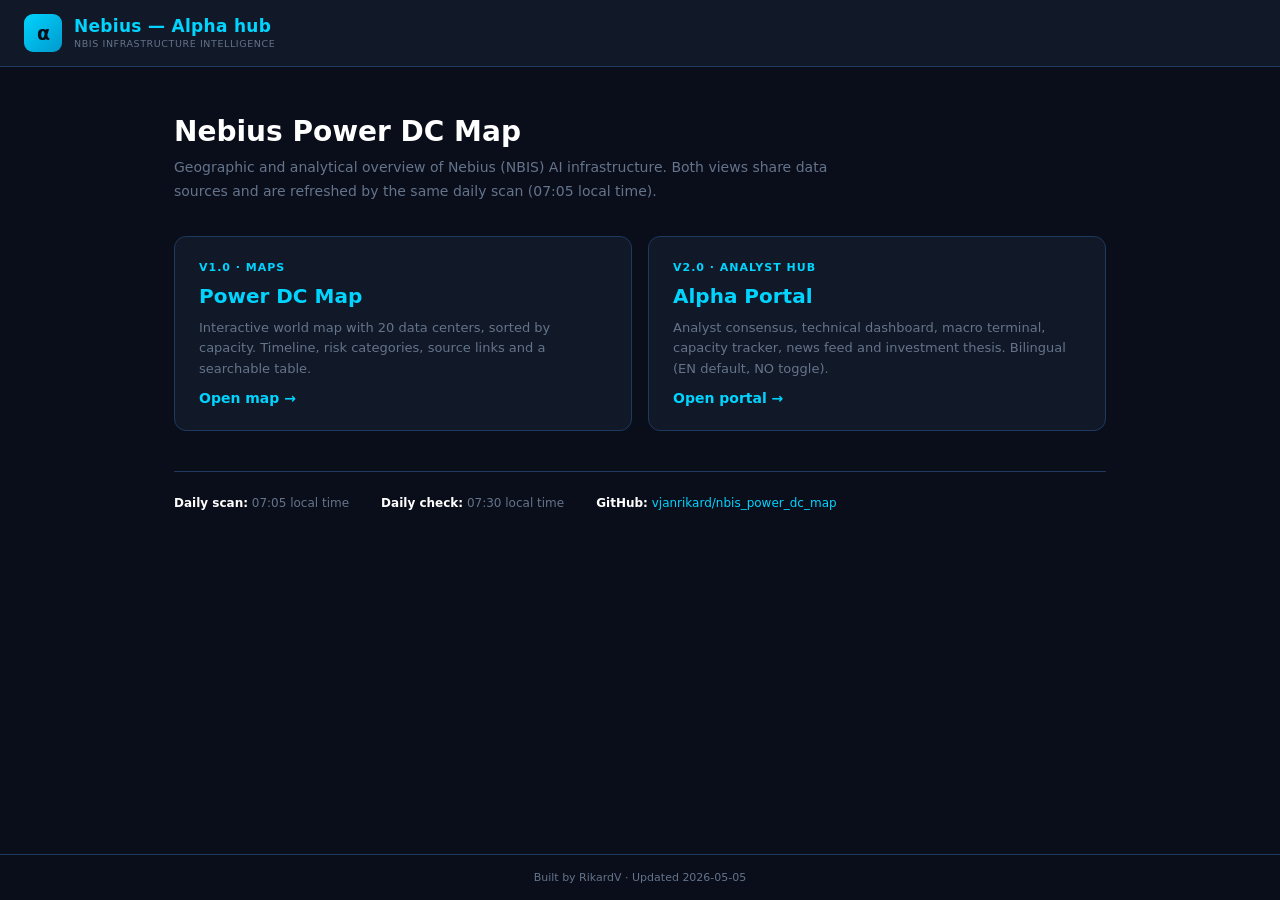
<file: index.html>
<!doctype html>
<html lang="en">
<head>
  <meta charset="utf-8" />
  <meta name="viewport" content="width=device-width, initial-scale=1" />
  <title>Nebius Power DC Map — Alpha hub</title>
  <style>
    :root {
      --bg: #0a0e1a;
      --surface: #111827;
      --surface2: #1a2235;
      --border: #1e3a5f;
      --teal: #00d4ff;
      --teal2: #0099cc;
      --teal-dim: rgba(0,212,255,0.12);
      --text: #ffffff;
      --muted: #64748b;
      --font: 'Segoe UI', system-ui, sans-serif;
    }
    * { box-sizing: border-box; margin: 0; padding: 0; }
    body {
      background: var(--bg);
      color: var(--text);
      font-family: var(--font);
      min-height: 100vh;
      display: flex;
      flex-direction: column;
    }
    header {
      background: var(--surface);
      border-bottom: 1px solid var(--border);
      padding: 14px 24px;
      display: flex;
      align-items: center;
      gap: 12px;
    }
    .logo-icon {
      width: 38px; height: 38px;
      background: linear-gradient(135deg, var(--teal), var(--teal2));
      border-radius: 9px;
      display: flex; align-items: center; justify-content: center;
      font-weight: 900; font-size: 19px; color: var(--bg); letter-spacing: -1px;
    }
    .logo-text { font-size: 17px; font-weight: 700; color: var(--teal); letter-spacing: 0.3px; line-height: 1.1; }
    .logo-sub  { font-size: 9.5px; color: var(--muted); letter-spacing: 0.6px; text-transform: uppercase; line-height: 1.2; margin-top: 2px; }

    main {
      flex: 1;
      max-width: 980px;
      margin: 0 auto;
      padding: 48px 24px;
      width: 100%;
    }
    h1 { font-size: 28px; font-weight: 700; margin-bottom: 8px; }
    .lede {
      font-size: 14px;
      color: var(--muted);
      margin-bottom: 32px;
      line-height: 1.7;
      max-width: 680px;
    }

    .card-grid {
      display: grid;
      grid-template-columns: 1fr 1fr;
      gap: 16px;
    }
    @media (max-width: 720px) { .card-grid { grid-template-columns: 1fr; } }

    .nav-card {
      background: var(--surface);
      border: 1px solid var(--border);
      border-radius: 12px;
      padding: 24px;
      text-decoration: none;
      color: var(--text);
      transition: border-color 0.2s, transform 0.2s;
      display: flex;
      flex-direction: column;
      gap: 10px;
    }
    .nav-card:hover {
      border-color: var(--teal);
      transform: translateY(-2px);
    }
    .nav-card-num {
      font-size: 11px;
      color: var(--teal);
      font-weight: 700;
      letter-spacing: 1px;
      text-transform: uppercase;
    }
    .nav-card-title { font-size: 20px; font-weight: 700; color: var(--teal); }
    .nav-card-desc  { font-size: 13px; color: var(--muted); line-height: 1.6; }
    .nav-card-arrow { margin-top: auto; color: var(--teal); font-size: 14px; font-weight: 600; }

    .meta-row {
      margin-top: 40px;
      padding-top: 24px;
      border-top: 1px solid var(--border);
      display: flex;
      gap: 32px;
      flex-wrap: wrap;
      font-size: 12px;
      color: var(--muted);
    }
    .meta-row strong { color: var(--text); font-weight: 600; }
    .meta-row a { color: var(--teal); text-decoration: none; }
    .meta-row a:hover { text-decoration: underline; }

    footer {
      padding: 16px 24px;
      border-top: 1px solid var(--border);
      text-align: center;
      font-size: 11px;
      color: var(--muted);
    }
  </style>
</head>
<body>

<header>
  <div class="logo-icon">α</div>
  <div>
    <div class="logo-text">Nebius — Alpha hub</div>
    <div class="logo-sub">NBIS infrastructure intelligence</div>
  </div>
</header>

<main>
  <h1>Nebius Power DC Map</h1>
  <p class="lede">
    Geographic and analytical overview of Nebius (NBIS) AI infrastructure. Both views
    share data sources and are refreshed by the same daily scan (07:05 local time).
  </p>

  <div class="card-grid">
    <a href="v1.0/" class="nav-card">
      <span class="nav-card-num">v1.0 &middot; Maps</span>
      <span class="nav-card-title">Power DC Map</span>
      <span class="nav-card-desc">
        Interactive world map with 20 data centers, sorted by capacity. Timeline,
        risk categories, source links and a searchable table.
      </span>
      <span class="nav-card-arrow">Open map &rarr;</span>
    </a>

    <a href="alpha/" class="nav-card">
      <span class="nav-card-num">v2.0 &middot; Analyst hub</span>
      <span class="nav-card-title">Alpha Portal</span>
      <span class="nav-card-desc">
        Analyst consensus, technical dashboard, macro terminal, capacity tracker, news feed
        and investment thesis. Bilingual (EN default, NO toggle).
      </span>
      <span class="nav-card-arrow">Open portal &rarr;</span>
    </a>
  </div>

  <div class="meta-row">
    <span><strong>Daily scan:</strong> 07:05 local time</span>
    <span><strong>Daily check:</strong> 07:30 local time</span>
    <span><strong>GitHub:</strong> <a href="https://github.com/vjanrikard/nbis_power_dc_map" target="_blank" rel="noopener">vjanrikard/nbis_power_dc_map</a></span>
  </div>
</main>

<footer>
  Built by RikardV &middot; Updated 2026-05-05
</footer>

</body>
</html>
</file>
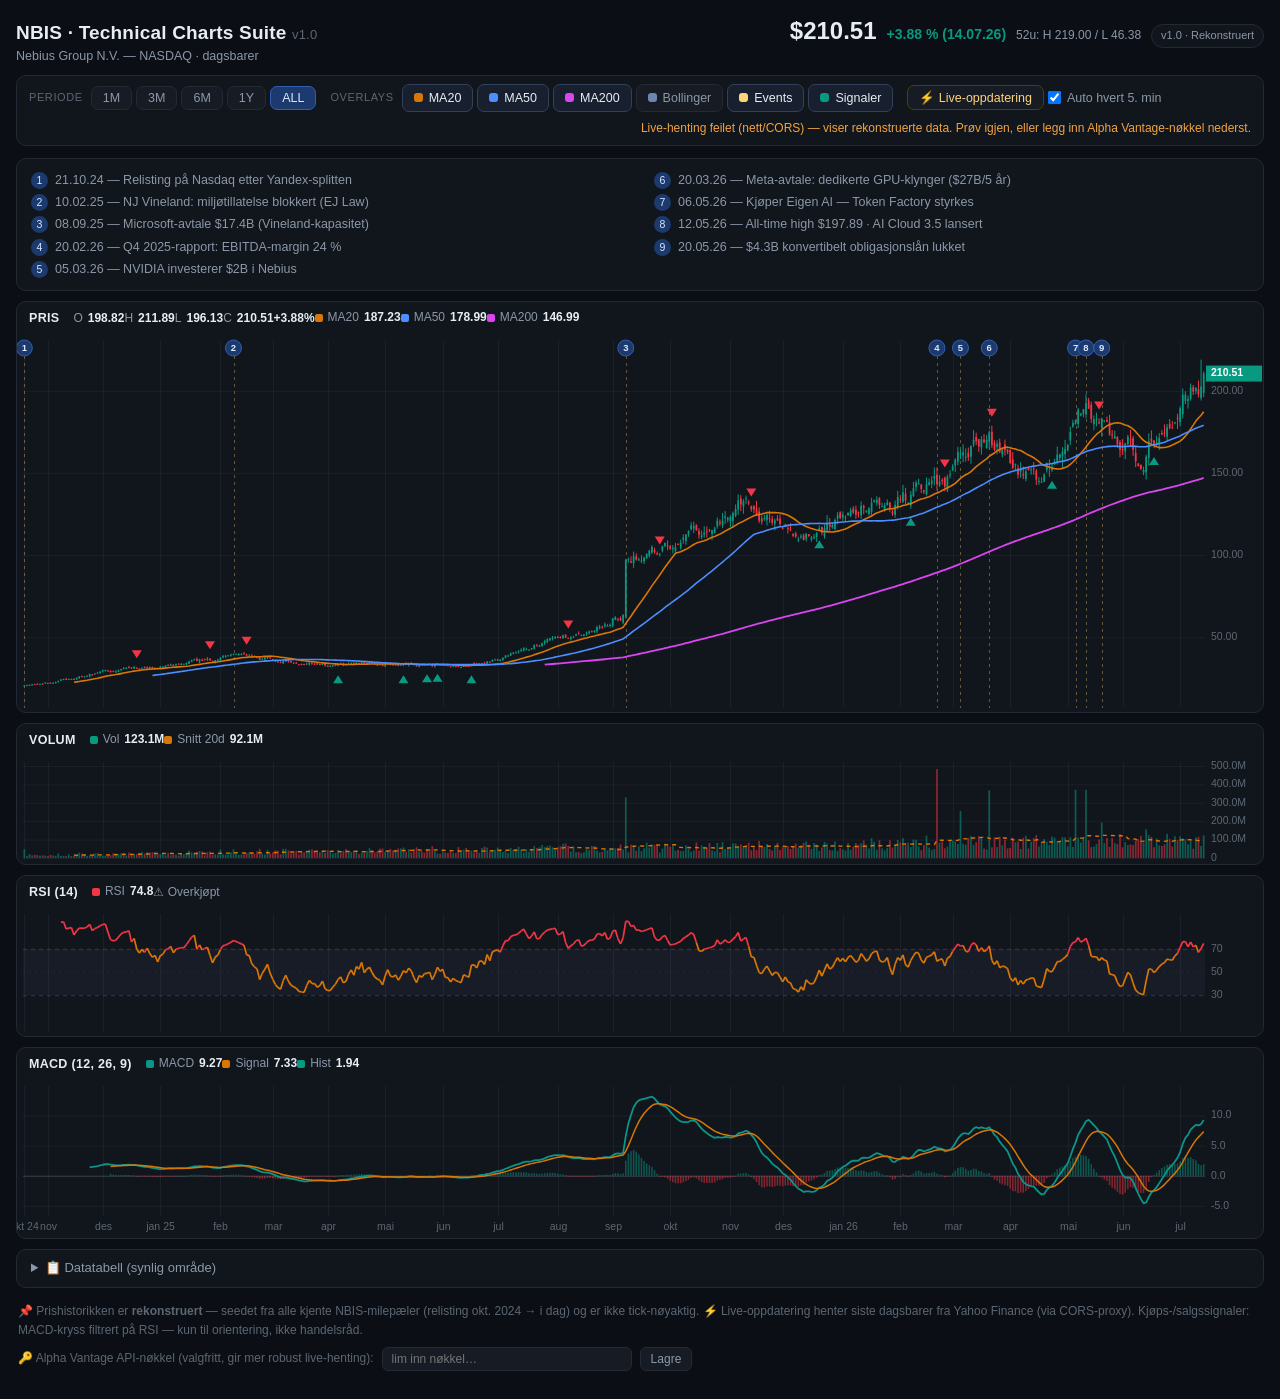
<file: alpha/charts/v1.0/index.html>
<!DOCTYPE html>
<html lang="no">
<head>
<meta charset="UTF-8">
<meta name="viewport" content="width=device-width, initial-scale=1.0">
<title>NBIS Technical Charts Suite v1.0</title>
<style>
  :root{
    --bg:#0b0e14; --panel:#11151c; --panel2:#161b24; --border:#232a36;
    --ink:#e6edf3; --ink2:#8b98a8; --ink3:#5c6773;
    --up:#089981; --dn:#f23645;
    --ma20:#d97706; --ma50:#4c8dff; --ma200:#d946ef; --teal:#0d9488;
    --accent:#4c8dff;
  }
  *{box-sizing:border-box;margin:0;padding:0}
  body{background:var(--bg);color:var(--ink);font:14px/1.45 -apple-system,"Segoe UI",Roboto,Helvetica,Arial,sans-serif;padding:14px 16px 24px}
  header{display:flex;flex-wrap:wrap;align-items:baseline;gap:10px 18px;margin-bottom:10px}
  h1{font-size:19px;font-weight:700;letter-spacing:.2px}
  h1 .v{color:var(--ink3);font-weight:400;font-size:13px}
  .sub{color:var(--ink2);font-size:12.5px}
  .quote{display:flex;align-items:baseline;gap:10px;margin-left:auto}
  #qPrice{font-size:24px;font-weight:700;font-variant-numeric:tabular-nums}
  #qChg{font-size:14px;font-weight:600;font-variant-numeric:tabular-nums}
  #qRange{font-size:12px;color:var(--ink2)}
  .badge{font-size:11px;padding:3px 9px;border-radius:20px;border:1px solid var(--border);color:var(--ink2);background:var(--panel)}
  .badge.live{color:#3ddc97;border-color:#1d5c46}
  .controls{display:flex;flex-wrap:wrap;gap:8px 14px;align-items:center;background:var(--panel);border:1px solid var(--border);border-radius:10px;padding:8px 12px;margin-bottom:12px}
  .grp{display:flex;gap:4px;align-items:center}
  .grp .lbl{font-size:11px;color:var(--ink3);margin-right:4px;text-transform:uppercase;letter-spacing:.6px}
  button.rng, label.tgl, #btnLive{background:var(--panel2);border:1px solid var(--border);color:var(--ink2);border-radius:7px;padding:4px 11px;font-size:12.5px;cursor:pointer;user-select:none}
  button.rng:hover, label.tgl:hover, #btnLive:hover{color:var(--ink);border-color:#33405a}
  button.rng.on{background:#1c3a6e;border-color:#2f5eb3;color:#dbe7ff}
  label.tgl{display:inline-flex;align-items:center;gap:6px}
  label.tgl input{display:none}
  label.tgl .dot{width:9px;height:9px;border-radius:3px;background:var(--ink3);flex:0 0 auto}
  label.tgl.on{color:var(--ink);border-color:#33405a;background:#182030}
  #btnLive{color:#ffd479;border-color:#4d3d14}
  #btnLive:disabled{opacity:.55;cursor:wait}
  label.auto{display:inline-flex;align-items:center;gap:6px;font-size:12.5px;color:var(--ink2);cursor:pointer}
  #status{font-size:12px;color:var(--ink3);margin-left:auto}
  #status.err{color:#f2a340}
  #status.ok{color:#3ddc97}
  .panel{background:var(--panel);border:1px solid var(--border);border-radius:10px;margin-bottom:10px;overflow:hidden}
  .phead{display:flex;flex-wrap:wrap;align-items:center;gap:4px 14px;padding:7px 12px 5px;font-size:12px}
  .ptitle{font-weight:700;color:var(--ink);font-size:12.5px;letter-spacing:.3px}
  .chip{display:inline-flex;align-items:center;gap:5px;color:var(--ink2);font-variant-numeric:tabular-nums;white-space:nowrap}
  .chip .sw{width:8px;height:8px;border-radius:2px;flex:0 0 auto}
  .chip b{color:var(--ink);font-weight:600}
  .cwrap{position:relative;width:100%}
  .cwrap canvas{position:absolute;inset:0;display:block;width:100%;height:100%}
  .cwrap canvas.ov{pointer-events:none}
  #eventLegend{display:none;background:var(--panel);border:1px solid var(--border);border-radius:10px;padding:10px 14px;margin-bottom:10px;font-size:12.5px;color:var(--ink2);columns:2;column-gap:28px}
  #eventLegend.show{display:block}
  #eventLegend div{break-inside:avoid;padding:2px 0}
  #eventLegend .no{display:inline-block;width:17px;height:17px;border-radius:50%;background:#1c3a6e;color:#dbe7ff;text-align:center;line-height:17px;font-size:10.5px;margin-right:7px}
  details{background:var(--panel);border:1px solid var(--border);border-radius:10px;margin-bottom:10px}
  summary{padding:9px 14px;cursor:pointer;color:var(--ink2);font-size:13px}
  .tscroll{overflow-x:auto;max-height:340px;overflow-y:auto}
  table{border-collapse:collapse;width:100%;font-size:12px;font-variant-numeric:tabular-nums}
  th,td{padding:4px 12px;text-align:right;white-space:nowrap;border-top:1px solid var(--border)}
  th{position:sticky;top:0;background:var(--panel2);color:var(--ink2);font-weight:600}
  td:first-child,th:first-child{text-align:left}
  .pos{color:var(--up)} .neg{color:var(--dn)}
  footer{color:var(--ink3);font-size:12px;line-height:1.6;padding:4px 2px}
  footer .keyrow{display:flex;flex-wrap:wrap;align-items:center;gap:8px;margin-top:6px}
  footer input{background:var(--panel2);border:1px solid var(--border);color:var(--ink);border-radius:6px;padding:4px 9px;font-size:12px;width:250px}
  footer button{background:var(--panel2);border:1px solid var(--border);color:var(--ink2);border-radius:6px;padding:4px 10px;font-size:12px;cursor:pointer}
  #tooltip{position:fixed;display:none;z-index:50;background:#0e1420f2;border:1px solid #2b3648;border-radius:8px;padding:8px 11px;font-size:12px;color:var(--ink2);pointer-events:none;font-variant-numeric:tabular-nums;box-shadow:0 6px 20px #0009;max-width:280px}
  #tooltip b{color:var(--ink)}
  #tooltip .ev{color:#ffd479;margin-top:4px;display:block}
</style>
</head>
<body>

<header>
  <div>
    <h1>NBIS · Technical Charts Suite <span class="v">v1.0</span></h1>
    <div class="sub">Nebius Group N.V. — NASDAQ · dagsbarer</div>
  </div>
  <div class="quote">
    <span id="qPrice">–</span>
    <span id="qChg">–</span>
    <span id="qRange">52u: –</span>
    <span class="badge" id="qSource">Rekonstruert</span>
  </div>
</header>

<div class="controls">
  <div class="grp" id="rangeGrp">
    <span class="lbl">Periode</span>
    <button class="rng" data-r="21">1M</button>
    <button class="rng" data-r="63">3M</button>
    <button class="rng" data-r="126">6M</button>
    <button class="rng" data-r="252">1Y</button>
    <button class="rng on" data-r="0">ALL</button>
  </div>
  <div class="grp" id="tglGrp">
    <span class="lbl">Overlays</span>
    <label class="tgl on" data-k="ma20"><span class="dot" style="background:var(--ma20)"></span>MA20<input type="checkbox" checked></label>
    <label class="tgl on" data-k="ma50"><span class="dot" style="background:var(--ma50)"></span>MA50<input type="checkbox" checked></label>
    <label class="tgl on" data-k="ma200"><span class="dot" style="background:var(--ma200)"></span>MA200<input type="checkbox" checked></label>
    <label class="tgl" data-k="bb"><span class="dot" style="background:#6c85b3"></span>Bollinger<input type="checkbox"></label>
    <label class="tgl on" data-k="events"><span class="dot" style="background:#ffd479"></span>Events<input type="checkbox" checked></label>
    <label class="tgl on" data-k="signals"><span class="dot" style="background:var(--up)"></span>Signaler<input type="checkbox" checked></label>
  </div>
  <div class="grp">
    <button id="btnLive">⚡ Live-oppdatering</button>
    <label class="auto"><input type="checkbox" id="autoRef" checked> Auto hvert 5. min</label>
  </div>
  <span id="status">Rekonstruerte data lastet.</span>
</div>

<div id="eventLegend"></div>

<main id="charts">
  <section class="panel">
    <div class="phead"><span class="ptitle">PRIS</span><span class="chips" id="chipsPrice"></span></div>
    <div class="cwrap" style="height:380px" data-p="price"><canvas class="base"></canvas><canvas class="ov"></canvas></div>
  </section>
  <section class="panel">
    <div class="phead"><span class="ptitle">VOLUM</span><span class="chips" id="chipsVol"></span></div>
    <div class="cwrap" style="height:110px" data-p="vol"><canvas class="base"></canvas><canvas class="ov"></canvas></div>
  </section>
  <section class="panel">
    <div class="phead"><span class="ptitle">RSI (14)</span><span class="chips" id="chipsRsi"></span></div>
    <div class="cwrap" style="height:130px" data-p="rsi"><canvas class="base"></canvas><canvas class="ov"></canvas></div>
  </section>
  <section class="panel">
    <div class="phead"><span class="ptitle">MACD (12, 26, 9)</span><span class="chips" id="chipsMacd"></span></div>
    <div class="cwrap" style="height:160px" data-p="macd"><canvas class="base"></canvas><canvas class="ov"></canvas></div>
  </section>
</main>

<details id="tableWrap">
  <summary>📋 Datatabell (synlig område)</summary>
  <div class="tscroll"><table id="dataTable"></table></div>
</details>

<footer>
  📌 Prishistorikken er <b>rekonstruert</b> — seedet fra alle kjente NBIS-milepæler (relisting okt. 2024 → i dag) og er ikke tick-nøyaktig.
  ⚡ Live-oppdatering henter siste dagsbarer fra Yahoo Finance (via CORS-proxy). Kjøps-/salgssignaler: MACD-kryss filtrert på RSI — kun til orientering, ikke handelsråd.
  <div class="keyrow">
    🔑 Alpha Vantage API-nøkkel (valgfritt, gir mer robust live-henting):
    <input id="avKey" type="password" placeholder="lim inn nøkkel…">
    <button id="avSave">Lagre</button><span id="avState"></span>
  </div>
</footer>

<div id="tooltip"></div>

<script>
'use strict';
/* ═══════════════ Konstanter og state ═══════════════ */
const COL={up:'#089981',dn:'#f23645',ma20:'#d97706',ma50:'#4c8dff',ma200:'#d946ef',
  bbLine:'rgba(108,133,179,.55)',bbFill:'rgba(76,141,255,.055)',teal:'#0d9488',sig:'#d97706',
  grid:'rgba(148,163,184,.08)',ax:'#8b98a8',ax2:'#5c6773',evLine:'rgba(255,212,121,.35)',
  rsiOb:'#f23645',rsiOs:'#089981',rsiMid:'#d97706'};
const MND=['jan','feb','mar','apr','mai','jun','jul','aug','sep','okt','nov','des'];
const UKE=['søn','man','tir','ons','tor','fre','lør'];
const PADL=6, AXW=58, PADT=8;

const state={bars:[],ind:null,events:[],range:0,src:'v1.0 · Rekonstruert',
  tgl:{ma20:true,ma50:true,ma200:true,bb:false,events:true,signals:true},hover:-1};

/* ═══════════════ Seeded PRNG ═══════════════ */
function mulberry32(a){return function(){a|=0;a=a+0x6D2B79F5|0;let t=Math.imul(a^a>>>15,1|a);
  t=t+Math.imul(t^t>>>7,61|t)^t;return((t^t>>>14)>>>0)/4294967296}}

/* ═══════════════ Rekonstruerte NBIS-data ═══════════════
   Ankerpunkter = reelle milepæler; banen mellom dem er en
   seedet random walk med NBIS-typisk volatilitet (3–6 %/dag). */
const EVENTS=[
  {d:'2024-10-21',t:'Relisting på Nasdaq etter Yandex-splitten'},
  {d:'2025-02-10',t:'NJ Vineland: miljøtillatelse blokkert (EJ Law)'},
  {d:'2025-09-08',t:'Microsoft-avtale $17.4B (Vineland-kapasitet)'},
  {d:'2026-02-20',t:'Q4 2025-rapport: EBITDA-margin 24 %'},
  {d:'2026-03-05',t:'NVIDIA investerer $2B i Nebius'},
  {d:'2026-03-20',t:'Meta-avtale: dedikerte GPU-klynger ($27B/5 år)'},
  {d:'2026-05-06',t:'Kjøper Eigen AI — Token Factory styrkes'},
  {d:'2026-05-12',t:'All-time high $197.89 · AI Cloud 3.5 lansert'},
  {d:'2026-05-20',t:'$4.3B konvertibelt obligasjonslån lukket'}];

function genData(){
  const A=[['2024-10-21',21],['2024-12-02',28.5],['2025-02-10',38],['2025-04-07',33.5],
    ['2025-06-16',33.1],['2025-09-05',64],['2025-09-08',98],['2025-11-10',132],
    ['2025-12-15',112],['2026-02-20',142],['2026-03-05',158],['2026-03-20',172],
    ['2026-04-15',149],['2026-05-12',195],['2026-06-10',158],['2026-06-25',185],['2026-07-14',210.5]]
    .map(([d,p])=>({t:new Date(d+'T12:00:00').getTime(),lp:Math.log(p)}));
  const rnd=mulberry32(1337), bars=[];
  const t0=new Date('2024-10-21T12:00:00'), t1=new Date('2026-07-14T12:00:00');
  let dev=0, prevC=null;
  for(let d=new Date(t0); d<=t1; d.setDate(d.getDate()+1)){
    const dow=d.getDay(); if(dow===0||dow===6) continue;
    const tm=d.getTime();
    let i=0; while(i<A.length-2 && A[i+1].t<tm) i++;
    const a=A[i], b=A[Math.min(i+1,A.length-1)];
    const f=b.t===a.t?0:Math.min(1,Math.max(0,(tm-a.t)/(b.t-a.t)));
    const base=a.lp+(b.lp-a.lp)*f;
    const inJump=tm>=new Date('2025-09-05').getTime()&&tm<=new Date('2025-09-16').getTime();
    const volD=inJump?0.06:(tm<new Date('2025-09-01').getTime()?0.035:0.045);
    dev=dev*0.85+(rnd()-0.5)*volD*1.6; dev=Math.max(-0.05,Math.min(0.05,dev));
    const c=Math.exp(base+dev);
    const o=prevC!==null?prevC*(1+(rnd()-0.5)*volD*0.9):c*0.985;
    const rg=c*volD*(0.5+rnd()*0.9);
    let h=Math.max(o,c)+rg*rnd()*0.7, l=Math.min(o,c)-rg*rnd()*0.7;
    const p=(tm-t0.getTime())/(t1.getTime()-t0.getTime());
    const isEv=EVENTS.some(e=>e.d===d.toISOString().slice(0,10));
    let v=(14+70*p)*1e6*(0.55+rnd()*0.9)*(1+6*Math.abs(c-o)/c);
    if(isEv) v*=2.6+rnd()*2;
    bars.push({d:new Date(d),o:r2(o),h:r2(h),l:r2(l),c:r2(c),v:Math.round(v)});
    prevC=c;
  }
  // Fest kjente ekstremer
  for(const bar of bars){
    const ds=bar.d.toISOString().slice(0,10);
    if(ds==='2026-05-12'){bar.h=Math.max(bar.h,197.89);}
    if(ds==='2026-07-13'){bar.h=Math.max(bar.h,219);}
    if(ds==='2025-06-16'){bar.l=Math.min(bar.l,32.88);}
  }
  const last=bars[bars.length-1]; last.c=210.51; last.h=Math.max(last.h,last.c); last.l=Math.min(last.l,last.c);
  return bars;
}
function r2(x){return Math.round(x*100)/100}

/* ═══════════════ Indikatorer ═══════════════ */
function sma(a,n){const o=new Array(a.length).fill(null);let s=0;
  for(let i=0;i<a.length;i++){s+=a[i];if(i>=n)s-=a[i-n];if(i>=n-1)o[i]=s/n}return o}
function emaArr(a,n){const o=new Array(a.length).fill(null);const k=2/(n+1);let e=null;
  for(let i=0;i<a.length;i++){e=e===null?a[i]:a[i]*k+e*(1-k);if(i>=n-1)o[i]=e}return o}
function computeInd(bars){
  const cl=bars.map(b=>b.c), vol=bars.map(b=>b.v), n=cl.length;
  const ma20=sma(cl,20), ma50=sma(cl,50), ma200=sma(cl,200), volAvg=sma(vol,20);
  const bbU=new Array(n).fill(null), bbL=new Array(n).fill(null);
  for(let i=19;i<n;i++){let s=0;for(let j=i-19;j<=i;j++){const d=cl[j]-ma20[i];s+=d*d}
    const sd=Math.sqrt(s/20); bbU[i]=ma20[i]+2*sd; bbL[i]=ma20[i]-2*sd}
  // RSI (Wilder)
  const rsi=new Array(n).fill(null); let g=0,ls=0;
  for(let i=1;i<n;i++){const ch=cl[i]-cl[i-1];
    if(i<=14){g+=Math.max(ch,0);ls+=Math.max(-ch,0);
      if(i===14){g/=14;ls/=14;rsi[i]=100-100/(1+(ls===0?100:g/ls))}}
    else{g=(g*13+Math.max(ch,0))/14;ls=(ls*13+Math.max(-ch,0))/14;
      rsi[i]=100-100/(1+(ls===0?100:g/ls))}}
  // MACD
  const e12=emaArr(cl,12), e26=emaArr(cl,26);
  const macd=cl.map((_,i)=>e26[i]===null?null:e12[i]-e26[i]);
  const mval=macd.map(x=>x===null?0:x);
  const sigRaw=emaArr(mval,9);
  const sig=macd.map((x,i)=>x===null||i<33?null:sigRaw[i]);
  const hist=macd.map((x,i)=>x===null||sig[i]===null?null:x-sig[i]);
  // Kjøps-/salgssignaler: MACD-kryss + RSI-filter
  const signals=[];
  for(let i=1;i<n;i++){
    if(macd[i-1]===null||sig[i-1]===null) continue;
    const xUp=macd[i-1]<=sig[i-1]&&macd[i]>sig[i], xDn=macd[i-1]>=sig[i-1]&&macd[i]<sig[i];
    if(xUp&&rsi[i]!==null&&rsi[i]<62) signals.push({i,side:'buy'});
    if(xDn&&rsi[i]!==null&&rsi[i]>55) signals.push({i,side:'sell'});
  }
  return {ma20,ma50,ma200,bbU,bbL,rsi,macd,sig,hist,volAvg,signals};
}

/* ═══════════════ Format ═══════════════ */
const fUSD=x=>x>=1000?x.toLocaleString('nb-NO',{maximumFractionDigits:0}):x.toFixed(2);
const fVol=x=>x>=1e9?(x/1e9).toFixed(2)+' mrd':x>=1e6?(x/1e6).toFixed(1)+'M':x>=1e3?(x/1e3).toFixed(0)+'k':''+x;
const fDate=d=>`${UKE[d.getDay()]} ${d.getDate()}. ${MND[d.getMonth()]} ${d.getFullYear()}`;
const fDateS=d=>`${String(d.getDate()).padStart(2,'0')}.${String(d.getMonth()+1).padStart(2,'0')}.${String(d.getFullYear()).slice(2)}`;

/* ═══════════════ Layout / skala ═══════════════ */
function niceTicks(min,max,cnt){const span=max-min;if(span<=0)return[min];
  let st=Math.pow(10,Math.floor(Math.log10(span/cnt)));const e=span/cnt/st;
  st*=e>=7.5?10:e>=3.5?5:e>=1.5?2:1;const t=[];
  for(let v=Math.ceil(min/st)*st;v<=max+1e-9;v+=st)t.push(v);return t}

const wraps={}, ctxs={}, ovs={};
document.querySelectorAll('.cwrap').forEach(w=>{wraps[w.dataset.p]=w});
function sizeAll(){
  for(const k in wraps){const w=wraps[k];const r=w.getBoundingClientRect();
    const dpr=window.devicePixelRatio||1;
    for(const cls of ['base','ov']){const cv=w.querySelector('canvas.'+cls);
      cv.width=Math.round(r.width*dpr);cv.height=Math.round(r.height*dpr);
      const ctx=cv.getContext('2d');ctx.setTransform(dpr,0,0,dpr,0,0);
      (cls==='base'?ctxs:ovs)[k]=ctx;}
    wraps[k]._w=r.width; wraps[k]._h=r.height;}
}

function visRange(){const n=state.bars.length;
  const s=state.range>0?Math.max(0,n-state.range):0;return{s,e:n}}
function xGeom(k){const w=wraps[k]._w;const {s,e}=visRange();const n=e-s;
  const plotW=w-PADL-AXW;return{plotW,n,s,x:i=>PADL+((i-s)+0.5)*plotW/n,bw:plotW/n}}

/* ═══════════════ Tegning ═══════════════ */
function drawAxisY(ctx,k,lo,hi,y,fmt){
  const w=wraps[k]._w,h=wraps[k]._h;
  ctx.font='10.5px -apple-system,Segoe UI,sans-serif';ctx.textAlign='left';ctx.textBaseline='middle';
  for(const t of niceTicks(lo,hi,4)){const yy=y(t);
    ctx.strokeStyle=COL.grid;ctx.lineWidth=1;ctx.beginPath();ctx.moveTo(PADL,yy+.5);ctx.lineTo(w-AXW,yy+.5);ctx.stroke();
    ctx.fillStyle=COL.ax2;ctx.fillText(fmt(t),w-AXW+6,yy)}
}
function xTicks(){const {s,e}=visRange();const bars=state.bars;const n=e-s;const out=[];
  let prevM=-1,prevD=-1;
  for(let i=s;i<e;i++){const d=bars[i].d;
    if(n>150){if(d.getMonth()!==prevM){out.push({i,lb:MND[d.getMonth()]+(d.getMonth()===0||out.length===0?' '+String(d.getFullYear()).slice(2):'')});prevM=d.getMonth()}}
    else if(n>45){if(d.getMonth()!==prevM){out.push({i,lb:MND[d.getMonth()]+' '+String(d.getFullYear()).slice(2)});prevM=d.getMonth()}
      else if(d.getDate()>=15&&prevD<15){out.push({i,lb:'15.'});}
      prevD=d.getDate()}
    else{if(d.getDay()===1){out.push({i,lb:d.getDate()+'. '+MND[d.getMonth()]})}}}
  return out}
function drawXGrid(ctx,k,ticks,g,labels){
  const h=wraps[k]._h;
  for(const t of ticks){const xx=Math.round(g.x(t.i))+.5;
    ctx.strokeStyle=COL.grid;ctx.beginPath();ctx.moveTo(xx,PADT);ctx.lineTo(xx,h-(labels?22:4));ctx.stroke();
    if(labels){ctx.fillStyle=COL.ax2;ctx.font='10.5px -apple-system,Segoe UI,sans-serif';
      ctx.textAlign='center';ctx.textBaseline='top';ctx.fillText(t.lb,xx,h-16)}}
}
function linePath(ctx,arr,g,y,s,e,color,width){
  ctx.strokeStyle=color;ctx.lineWidth=width;ctx.lineJoin='round';ctx.beginPath();let pen=false;
  for(let i=s;i<e;i++){const v=arr[i];if(v===null||v===undefined){pen=false;continue}
    const xx=g.x(i),yy=y(v);if(!pen){ctx.moveTo(xx,yy);pen=true}else ctx.lineTo(xx,yy)}
  ctx.stroke()}

function drawPrice(){
  const k='price',ctx=ctxs[k],w=wraps[k]._w,h=wraps[k]._h,g=xGeom(k),{s,e}=visRange();
  const b=state.bars,I=state.ind;
  ctx.clearRect(0,0,w,h);
  let lo=Infinity,hi=-Infinity;
  for(let i=s;i<e;i++){lo=Math.min(lo,b[i].l);hi=Math.max(hi,b[i].h)}
  if(state.tgl.bb)for(let i=s;i<e;i++){if(I.bbU[i]!==null){hi=Math.max(hi,I.bbU[i]);lo=Math.min(lo,I.bbL[i])}}
  const pad=(hi-lo)*0.06;lo-=pad;hi+=pad;
  const y=v=>PADT+(hi-v)/(hi-lo)*(h-PADT-6);
  const ticks=xTicks();
  drawAxisY(ctx,k,lo,hi,y,fUSD);drawXGrid(ctx,k,ticks,g,false);
  // Bollinger
  if(state.tgl.bb){ctx.fillStyle=COL.bbFill;ctx.beginPath();let pen=false;
    for(let i=s;i<e;i++){if(I.bbU[i]===null)continue;const xx=g.x(i);
      if(!pen){ctx.moveTo(xx,y(I.bbU[i]));pen=true}else ctx.lineTo(xx,y(I.bbU[i]))}
    for(let i=e-1;i>=s;i--){if(I.bbL[i]===null)continue;ctx.lineTo(g.x(i),y(I.bbL[i]))}
    ctx.closePath();ctx.fill();
    linePath(ctx,I.bbU,g,y,s,e,COL.bbLine,1);linePath(ctx,I.bbL,g,y,s,e,COL.bbLine,1)}
  // Event-linjer
  if(state.tgl.events){ctx.setLineDash([3,4]);
    for(const ev of state.events){if(ev.i<s||ev.i>=e)continue;const xx=Math.round(g.x(ev.i))+.5;
      ctx.strokeStyle=COL.evLine;ctx.lineWidth=1;ctx.beginPath();ctx.moveTo(xx,PADT+16);ctx.lineTo(xx,h-4);ctx.stroke()}
    ctx.setLineDash([]);
    for(const ev of state.events){if(ev.i<s||ev.i>=e)continue;const xx=g.x(ev.i);
      ctx.fillStyle='#1c3a6e';ctx.beginPath();ctx.arc(xx,PADT+8,8,0,7);ctx.fill();
      ctx.strokeStyle='#2f5eb3';ctx.lineWidth=1;ctx.stroke();
      ctx.fillStyle='#dbe7ff';ctx.font='bold 9.5px -apple-system,Segoe UI,sans-serif';
      ctx.textAlign='center';ctx.textBaseline='middle';ctx.fillText(''+ev.n,xx,PADT+8.5)}}
  // Candles
  const bw=Math.max(1,Math.min(14,g.bw*0.66));
  for(let i=s;i<e;i++){const bar=b[i],up=bar.c>=bar.o,cc=up?COL.up:COL.dn,xx=g.x(i);
    ctx.strokeStyle=cc;ctx.lineWidth=1;
    ctx.beginPath();ctx.moveTo(xx,y(bar.h));ctx.lineTo(xx,y(bar.l));ctx.stroke();
    const yo=y(bar.o),yc=y(bar.c);
    ctx.fillStyle=cc;ctx.fillRect(xx-bw/2,Math.min(yo,yc),bw,Math.max(1,Math.abs(yc-yo)))}
  // MAs
  if(state.tgl.ma20) linePath(ctx,I.ma20,g,y,s,e,COL.ma20,1.6);
  if(state.tgl.ma50) linePath(ctx,I.ma50,g,y,s,e,COL.ma50,1.6);
  if(state.tgl.ma200)linePath(ctx,I.ma200,g,y,s,e,COL.ma200,1.8);
  // Kjøp/salg-signaler
  if(state.tgl.signals){for(const sg of I.signals){if(sg.i<s||sg.i>=e)continue;
    const xx=g.x(sg.i);
    if(sg.side==='buy'){const yy=y(b[sg.i].l)+9;ctx.fillStyle=COL.up;
      ctx.beginPath();ctx.moveTo(xx,yy);ctx.lineTo(xx-5,yy+8);ctx.lineTo(xx+5,yy+8);ctx.closePath();ctx.fill()}
    else{const yy=y(b[sg.i].h)-9;ctx.fillStyle=COL.dn;
      ctx.beginPath();ctx.moveTo(xx,yy);ctx.lineTo(xx-5,yy-8);ctx.lineTo(xx+5,yy-8);ctx.closePath();ctx.fill()}}}
  // Sist pris-etikett
  const lc=b[e-1].c,ly=y(lc),lup=b[e-1].c>=b[e-1].o;
  ctx.fillStyle=lup?COL.up:COL.dn;ctx.fillRect(w-AXW+1,ly-8,AXW-2,16);
  ctx.fillStyle='#fff';ctx.font='bold 10.5px -apple-system,Segoe UI,sans-serif';
  ctx.textAlign='left';ctx.textBaseline='middle';ctx.fillText(fUSD(lc),w-AXW+6,ly);
  wraps[k]._y=y;wraps[k]._lo=lo;wraps[k]._hi=hi;
}
function drawVol(){
  const k='vol',ctx=ctxs[k],w=wraps[k]._w,h=wraps[k]._h,g=xGeom(k),{s,e}=visRange();
  const b=state.bars,I=state.ind;ctx.clearRect(0,0,w,h);
  let hi=0;for(let i=s;i<e;i++)hi=Math.max(hi,b[i].v);hi*=1.08;
  const y=v=>PADT+(hi-v)/hi*(h-PADT-6);
  drawAxisY(ctx,k,0,hi,y,fVol);drawXGrid(ctx,k,xTicks(),g,false);
  const bw=Math.max(1,Math.min(14,g.bw*0.66));
  for(let i=s;i<e;i++){const up=b[i].c>=b[i].o;
    ctx.fillStyle=up?'rgba(8,153,129,.55)':'rgba(242,54,69,.55)';
    ctx.fillRect(g.x(i)-bw/2,y(b[i].v),bw,h-6-y(b[i].v))}
  ctx.setLineDash([4,4]);linePath(ctx,I.volAvg,g,y,s,e,COL.ma20,1.4);ctx.setLineDash([]);
  wraps[k]._y=y;wraps[k]._lo=0;wraps[k]._hi=hi;
}
function drawRsi(){
  const k='rsi',ctx=ctxs[k],w=wraps[k]._w,h=wraps[k]._h,g=xGeom(k),{s,e}=visRange();
  const I=state.ind;ctx.clearRect(0,0,w,h);
  const y=v=>PADT+(100-v)/100*(h-PADT-6);
  drawXGrid(ctx,k,xTicks(),g,false);
  // 30–70-sone
  ctx.fillStyle='rgba(108,133,179,.07)';ctx.fillRect(PADL,y(70),w-PADL-AXW,y(30)-y(70));
  ctx.font='10.5px -apple-system,Segoe UI,sans-serif';ctx.textBaseline='middle';ctx.textAlign='left';
  for(const lv of [30,50,70]){const yy=y(lv);
    ctx.setLineDash(lv===50?[2,4]:[4,4]);
    ctx.strokeStyle=lv===70?'rgba(242,54,69,.4)':lv===30?'rgba(8,153,129,.4)':COL.grid;
    ctx.beginPath();ctx.moveTo(PADL,yy+.5);ctx.lineTo(w-AXW,yy+.5);ctx.stroke();
    ctx.fillStyle=COL.ax2;ctx.fillText(''+lv,w-AXW+6,yy)}
  ctx.setLineDash([]);
  // linje farget etter sone
  ctx.lineWidth=1.7;ctx.lineJoin='round';
  let px=null,py=null;
  for(let i=s;i<e;i++){const v=I.rsi[i];if(v===null){px=null;continue}
    const xx=g.x(i),yy=y(v);
    if(px!==null){ctx.strokeStyle=v>70?COL.rsiOb:v<30?COL.rsiOs:COL.rsiMid;
      ctx.beginPath();ctx.moveTo(px,py);ctx.lineTo(xx,yy);ctx.stroke()}
    px=xx;py=yy}
  wraps[k]._y=y;wraps[k]._lo=0;wraps[k]._hi=100;
}
function drawMacd(){
  const k='macd',ctx=ctxs[k],w=wraps[k]._w,h=wraps[k]._h,g=xGeom(k),{s,e}=visRange();
  const I=state.ind;ctx.clearRect(0,0,w,h);
  let lo=0,hi=0;
  for(let i=s;i<e;i++){for(const a of [I.macd,I.sig,I.hist]){const v=a[i];
    if(v!==null){lo=Math.min(lo,v);hi=Math.max(hi,v)}}}
  const pad=(hi-lo)*0.1||1;lo-=pad;hi+=pad;
  const y=v=>PADT+(hi-v)/(hi-lo)*(h-PADT-24);
  const ticks=xTicks();
  drawAxisY(ctx,k,lo,hi,y,v=>v.toFixed(1));drawXGrid(ctx,k,ticks,g,true);
  // nullinje
  ctx.strokeStyle='rgba(148,163,184,.25)';ctx.beginPath();ctx.moveTo(PADL,y(0)+.5);ctx.lineTo(w-AXW,y(0)+.5);ctx.stroke();
  const bw=Math.max(1,Math.min(12,g.bw*0.6));
  for(let i=s;i<e;i++){const v=I.hist[i];if(v===null)continue;
    ctx.fillStyle=v>=0?'rgba(8,153,129,.5)':'rgba(242,54,69,.5)';
    const yy=y(Math.max(v,0)),hh=Math.abs(y(v)-y(0));
    ctx.fillRect(g.x(i)-bw/2,v>=0?y(v):y(0),bw,Math.max(1,hh))}
  linePath(ctx,I.macd,g,y,s,e,COL.teal,1.8);
  linePath(ctx,I.sig,g,y,s,e,COL.sig,1.5);
  wraps[k]._y=y;wraps[k]._lo=lo;wraps[k]._hi=hi;
}

/* ═══════════════ Chips / header / tabell ═══════════════ */
function chip(color,label,val,valCls){return `<span class="chip">${color?`<span class="sw" style="background:${color}"></span>`:''}${label} <b${valCls?` class="${valCls}"`:''}>${val}</b></span>`}
function updateReadout(i){
  const b=state.bars,I=state.ind;const{e}=visRange();
  if(i<0||i>=b.length)i=e-1;
  const bar=b[i],up=bar.c>=bar.o,cls=up?'pos':'neg';
  const pc=i>0?b[i-1].c:bar.o;const chg=(bar.c/pc-1)*100;
  document.getElementById('chipsPrice').innerHTML=
    chip(null,'O',fUSD(bar.o),cls)+chip(null,'H',fUSD(bar.h),cls)+chip(null,'L',fUSD(bar.l),cls)+
    chip(null,'C',fUSD(bar.c),cls)+chip(null,'',(chg>=0?'+':'')+chg.toFixed(2)+'%',cls)+
    (state.tgl.ma20?chip(COL.ma20,'MA20',I.ma20[i]!==null?fUSD(I.ma20[i]):'–'):'')+
    (state.tgl.ma50?chip(COL.ma50,'MA50',I.ma50[i]!==null?fUSD(I.ma50[i]):'–'):'')+
    (state.tgl.ma200?chip(COL.ma200,'MA200',I.ma200[i]!==null?fUSD(I.ma200[i]):'–'):'');
  document.getElementById('chipsVol').innerHTML=
    chip(up?COL.up:COL.dn,'Vol',fVol(bar.v))+chip(COL.ma20,'Snitt 20d',I.volAvg[i]!==null?fVol(I.volAvg[i]):'–');
  const rv=I.rsi[i];
  document.getElementById('chipsRsi').innerHTML=
    chip(rv===null?COL.ax2:rv>70?COL.rsiOb:rv<30?COL.rsiOs:COL.rsiMid,'RSI',rv===null?'–':rv.toFixed(1))+
    `<span class="chip">${rv===null?'':rv>70?'⚠ Overkjøpt':rv<30?'✓ Oversolgt':'Nøytral sone'}</span>`;
  document.getElementById('chipsMacd').innerHTML=
    chip(COL.teal,'MACD',I.macd[i]===null?'–':I.macd[i].toFixed(2))+
    chip(COL.sig,'Signal',I.sig[i]===null?'–':I.sig[i].toFixed(2))+
    chip(I.hist[i]===null?COL.ax2:I.hist[i]>=0?COL.up:COL.dn,'Hist',I.hist[i]===null?'–':I.hist[i].toFixed(2));
}
function updateHeader(){
  const b=state.bars,n=b.length;if(!n)return;
  const last=b[n-1],prev=b[n-2]||last;
  const chg=(last.c/prev.c-1)*100;
  let hi=0,lo=Infinity;const from=Math.max(0,n-252);
  for(let i=from;i<n;i++){hi=Math.max(hi,b[i].h);lo=Math.min(lo,b[i].l)}
  document.getElementById('qPrice').textContent='$'+fUSD(last.c);
  const qc=document.getElementById('qChg');
  qc.textContent=(chg>=0?'+':'')+chg.toFixed(2)+' % ('+fDateS(last.d)+')';
  qc.className=chg>=0?'pos':'neg';
  document.getElementById('qRange').textContent=`52u: H ${fUSD(hi)} / L ${fUSD(lo)}`;
  const qs=document.getElementById('qSource');
  qs.textContent=state.src;qs.className='badge'+(state.src.includes('live')?' live':'');
}
function renderTable(){
  const b=state.bars,I=state.ind,{s,e}=visRange();
  let html='<tr><th>Dato</th><th>Åpne</th><th>Høy</th><th>Lav</th><th>Slutt</th><th>±%</th><th>Volum</th><th>RSI</th><th>MACD</th></tr>';
  const rows=Math.min(60,e-s);
  for(let i=e-1;i>=e-rows;i--){const bar=b[i];const pc=i>0?b[i-1].c:bar.o;const ch=(bar.c/pc-1)*100;
    html+=`<tr><td>${fDateS(bar.d)}</td><td>${fUSD(bar.o)}</td><td>${fUSD(bar.h)}</td><td>${fUSD(bar.l)}</td>`+
      `<td>${fUSD(bar.c)}</td><td class="${ch>=0?'pos':'neg'}">${(ch>=0?'+':'')+ch.toFixed(2)}</td>`+
      `<td>${fVol(bar.v)}</td><td>${I.rsi[i]===null?'–':I.rsi[i].toFixed(1)}</td><td>${I.macd[i]===null?'–':I.macd[i].toFixed(2)}</td></tr>`}
  document.getElementById('dataTable').innerHTML=html;
}
function renderEventLegend(){
  const el=document.getElementById('eventLegend');
  el.className=state.tgl.events?'show':'';
  el.innerHTML=state.events.map(ev=>`<div><span class="no">${ev.n}</span>${fDateS(state.bars[ev.i].d)} — ${ev.t}</div>`).join('');
}

/* ═══════════════ Crosshair + tooltip ═══════════════ */
const tip=document.getElementById('tooltip');
function clearOv(){for(const k in ovs)ovs[k].clearRect(0,0,wraps[k]._w,wraps[k]._h)}
function onMove(ev,k){
  const w=wraps[k],r=w.getBoundingClientRect();
  const mx=ev.clientX-r.left,my=ev.clientY-r.top;
  const g=xGeom(k),{s,e}=visRange();
  let i=s+Math.floor((mx-PADL)/g.plotW*g.n);i=Math.max(s,Math.min(e-1,i));
  state.hover=i;clearOv();
  const xx=Math.round(g.x(i))+.5;
  for(const kk in ovs){const o=ovs[kk],hh=wraps[kk]._h;
    o.strokeStyle='rgba(180,195,215,.35)';o.setLineDash([3,3]);o.lineWidth=1;
    o.beginPath();o.moveTo(xx,PADT);o.lineTo(xx,hh-(kk==='macd'?24:4));o.stroke();o.setLineDash([])}
  // horisontal linje + verdi i akse på panelet man er over
  const o=ovs[k];
  o.strokeStyle='rgba(180,195,215,.35)';o.setLineDash([3,3]);
  o.beginPath();o.moveTo(PADL,my+.5);o.lineTo(w._w-AXW,my+.5);o.stroke();o.setLineDash([]);
  const val=w._hi-(my-PADT)/((w._h-PADT-(k==='macd'?24:6)))*(w._hi-w._lo);
  o.fillStyle='#2b3648';o.fillRect(w._w-AXW+1,my-8,AXW-2,16);
  o.fillStyle='#e6edf3';o.font='10.5px -apple-system,Segoe UI,sans-serif';o.textAlign='left';o.textBaseline='middle';
  o.fillText(k==='vol'?fVol(Math.max(0,val)):k==='rsi'?Math.max(0,Math.min(100,val)).toFixed(0):val.toFixed(2),w._w-AXW+6,my);
  updateReadout(i);
  // tooltip
  const b=state.bars[i],I=state.ind,pc=i>0?state.bars[i-1].c:b.o,ch=(b.c/pc-1)*100;
  const evHere=state.events.find(x=>x.i===i);
  tip.innerHTML=`<b>${fDate(b.d)}</b><br>`+
    `O <b>${fUSD(b.o)}</b> H <b>${fUSD(b.h)}</b> L <b>${fUSD(b.l)}</b> C <b class="${ch>=0?'pos':'neg'}">${fUSD(b.c)}</b> `+
    `<span class="${ch>=0?'pos':'neg'}">${(ch>=0?'+':'')+ch.toFixed(2)} %</span><br>`+
    `Vol <b>${fVol(b.v)}</b> · RSI <b>${I.rsi[i]===null?'–':I.rsi[i].toFixed(1)}</b> · MACD <b>${I.macd[i]===null?'–':I.macd[i].toFixed(2)}</b>`+
    (evHere?`<span class="ev">📌 ${evHere.t}</span>`:'');
  tip.style.display='block';
  const tw=tip.offsetWidth;
  tip.style.left=(ev.clientX+16+tw>window.innerWidth?ev.clientX-tw-14:ev.clientX+14)+'px';
  tip.style.top=Math.min(window.innerHeight-tip.offsetHeight-10,ev.clientY+12)+'px';
}
function onLeave(){state.hover=-1;clearOv();tip.style.display='none';updateReadout(-1)}
for(const k in wraps){
  wraps[k].addEventListener('mousemove',e=>onMove(e,k));
  wraps[k].addEventListener('mouseleave',onLeave);
}

/* ═══════════════ Render alt ═══════════════ */
function recompute(){
  state.ind=computeInd(state.bars);
  state.events=EVENTS.map((e,ix)=>{
    const t=new Date(e.d+'T12:00:00').getTime();let best=-1;
    for(let i=0;i<state.bars.length;i++){if(state.bars[i].d.getTime()>=t-4e7){best=i;break}}
    return best<0?null:{i:best,n:ix+1,t:e.t}}).filter(Boolean);
}
function renderAll(){
  sizeAll();drawPrice();drawVol();drawRsi();drawMacd();
  updateReadout(-1);updateHeader();renderTable();renderEventLegend();
}

/* ═══════════════ Kontroller ═══════════════ */
document.getElementById('rangeGrp').addEventListener('click',e=>{
  const btn=e.target.closest('button.rng');if(!btn)return;
  document.querySelectorAll('button.rng').forEach(b=>b.classList.toggle('on',b===btn));
  state.range=+btn.dataset.r;renderAll()});
document.getElementById('tglGrp').addEventListener('click',e=>{
  const lb=e.target.closest('label.tgl');if(!lb)return;
  setTimeout(()=>{const k=lb.dataset.k;state.tgl[k]=lb.querySelector('input').checked;
    lb.classList.toggle('on',state.tgl[k]);renderAll()},0)});
let rsz;window.addEventListener('resize',()=>{clearTimeout(rsz);rsz=setTimeout(renderAll,120)});
// Re-render når panelet får/endrer størrelse (dekker også lasting i skjult fane)
new ResizeObserver(()=>{const w=wraps.price.getBoundingClientRect().width;
  if(w>0&&Math.abs(w-(wraps.price._w||0))>1){clearTimeout(rsz);rsz=setTimeout(renderAll,80)}})
  .observe(document.getElementById('charts'));

/* ═══════════════ Live-oppdatering ═══════════════ */
const statusEl=document.getElementById('status');
function setStatus(msg,cls){statusEl.textContent=msg;statusEl.className=cls||''}
function fetchT(url,ms){const c=new AbortController();const t=setTimeout(()=>c.abort(),ms);
  return fetch(url,{signal:c.signal}).finally(()=>clearTimeout(t))}

async function fetchYahoo(){
  const y='https://query1.finance.yahoo.com/v8/finance/chart/NBIS?range=2y&interval=1d';
  const routes=[u=>'https://api.allorigins.win/raw?url='+encodeURIComponent(u),
                u=>'https://corsproxy.io/?url='+encodeURIComponent(u), u=>u];
  for(const rt of routes){
    try{const res=await fetchT(rt(y),12000);if(!res.ok)continue;
      const j=await res.json();const r=j.chart&&j.chart.result&&j.chart.result[0];
      if(!r||!r.timestamp)continue;
      const q=r.indicators.quote[0],out=[];
      for(let i=0;i<r.timestamp.length;i++){
        if(q.close[i]==null||q.open[i]==null)continue;
        out.push({d:new Date(r.timestamp[i]*1000),o:r2(q.open[i]),h:r2(q.high[i]),
          l:r2(q.low[i]),c:r2(q.close[i]),v:q.volume[i]||0})}
      if(out.length>30)return{bars:out,src:'Yahoo Finance (live)'};
    }catch(_){/* prøv neste rute */}}
  return null;
}
async function fetchAlphaVantage(key){
  try{const res=await fetchT('https://www.alphavantage.co/query?function=TIME_SERIES_DAILY&symbol=NBIS&outputsize=full&apikey='+encodeURIComponent(key),15000);
    const j=await res.json();const ts=j['Time Series (Daily)'];if(!ts)return null;
    const out=Object.keys(ts).sort().map(d=>({d:new Date(d+'T16:00:00'),
      o:r2(+ts[d]['1. open']),h:r2(+ts[d]['2. high']),l:r2(+ts[d]['3. low']),
      c:r2(+ts[d]['4. close']),v:+ts[d]['5. volume']}));
    return out.length>30?{bars:out,src:'Alpha Vantage (live)'}:null;
  }catch(_){return null}
}
async function liveUpdate(silent){
  const btn=document.getElementById('btnLive');btn.disabled=true;
  if(!silent)setStatus('Henter live-data …');
  const key=localStorage.getItem('nbis_av_key');
  let got=null;
  if(key)got=await fetchAlphaVantage(key);
  if(!got)got=await fetchYahoo();
  btn.disabled=false;
  if(got){state.bars=got.bars;state.src='v1.0 · '+got.src;recompute();renderAll();
    setStatus('✓ Oppdatert '+new Date().toLocaleTimeString('nb-NO',{hour:'2-digit',minute:'2-digit'})+' — '+got.src,'ok')}
  else setStatus('Live-henting feilet (nett/CORS) — viser rekonstruerte data. Prøv igjen, eller legg inn Alpha Vantage-nøkkel nederst.','err');
}
document.getElementById('btnLive').addEventListener('click',()=>liveUpdate(false));
setInterval(()=>{if(document.getElementById('autoRef').checked&&!document.hidden)liveUpdate(true)},300000);

/* Alpha Vantage-nøkkel */
const avKey=document.getElementById('avKey'),avState=document.getElementById('avState');
if(localStorage.getItem('nbis_av_key')){avKey.value=localStorage.getItem('nbis_av_key');avState.textContent='✓ lagret'}
document.getElementById('avSave').addEventListener('click',()=>{
  if(avKey.value.trim()){localStorage.setItem('nbis_av_key',avKey.value.trim());avState.textContent='✓ lagret'}
  else{localStorage.removeItem('nbis_av_key');avState.textContent='fjernet'}});

/* ═══════════════ Init ═══════════════ */
state.bars=genData();recompute();renderAll();
liveUpdate(true);  // hent ekte kurs automatisk ved lasting
</script>
</body>
</html>
</file>
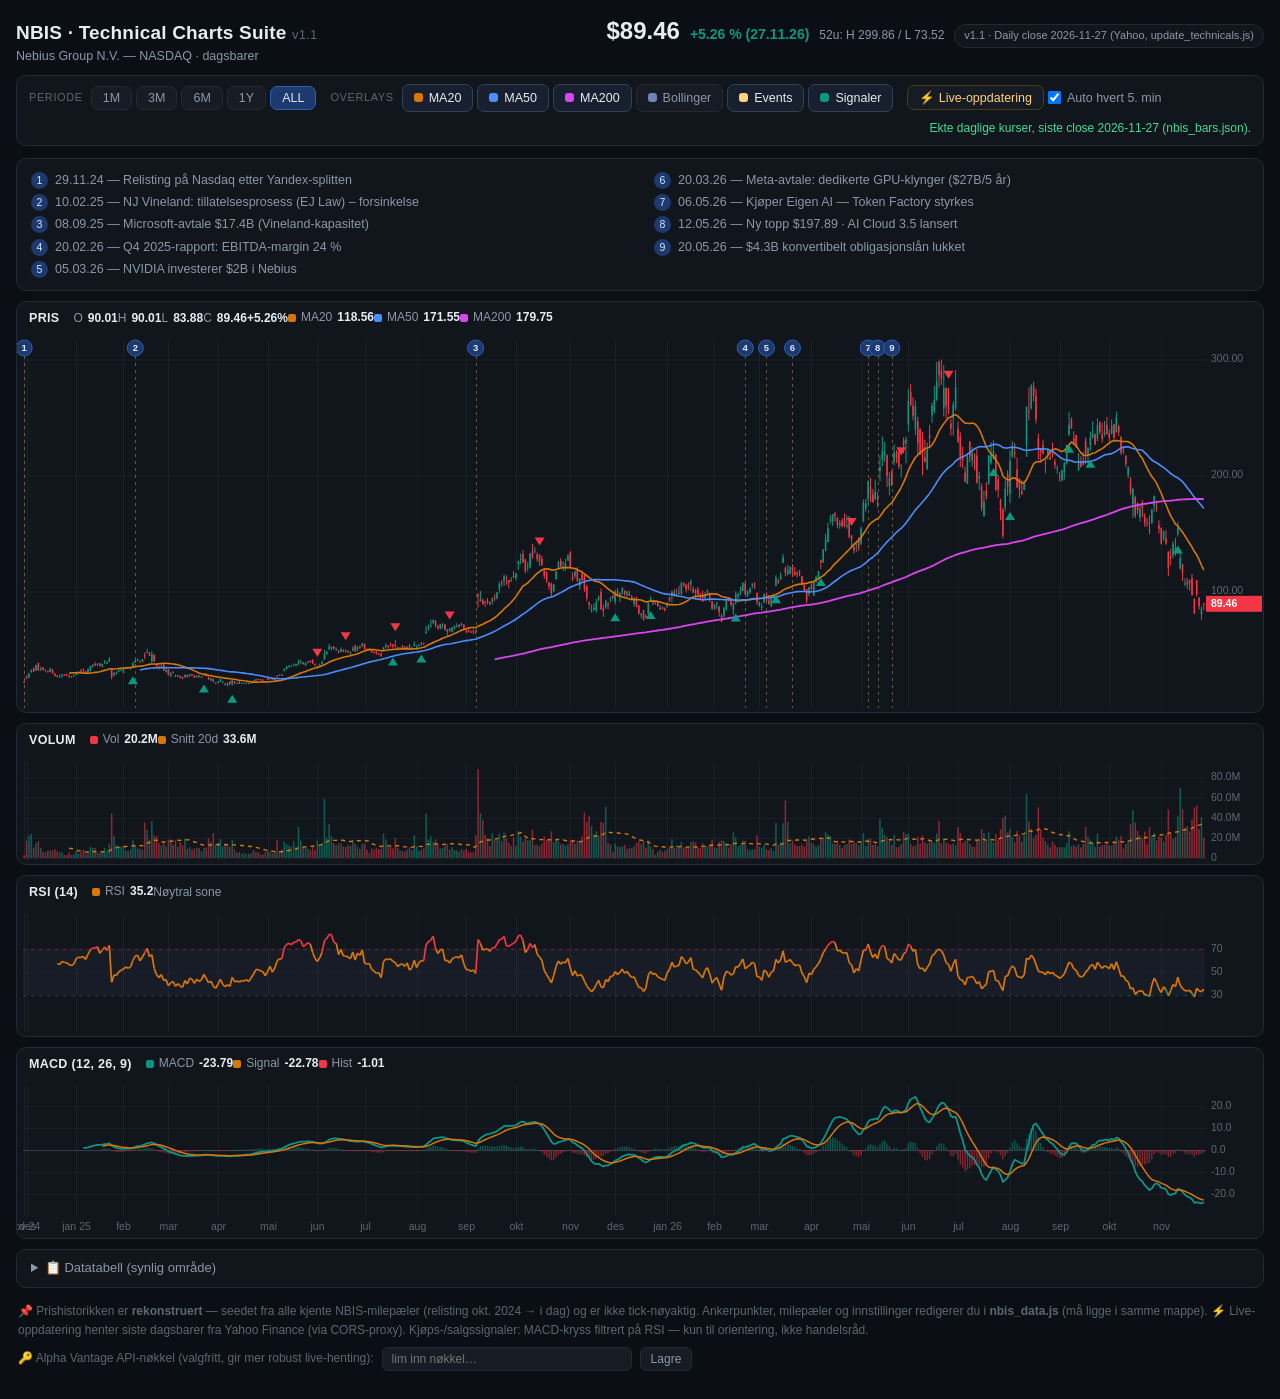
<file: alpha/charts/v1.1/index.html>
<!DOCTYPE html>
<html lang="no">
<head>
<meta charset="UTF-8">
<meta name="viewport" content="width=device-width, initial-scale=1.0">
<title>NBIS Technical Charts Suite v1.1</title>
<style>
  :root{
    --bg:#0b0e14; --panel:#11151c; --panel2:#161b24; --border:#232a36;
    --ink:#e6edf3; --ink2:#8b98a8; --ink3:#5c6773;
    --up:#089981; --dn:#f23645;
    --ma20:#d97706; --ma50:#4c8dff; --ma200:#d946ef; --teal:#0d9488;
    --accent:#4c8dff;
  }
  *{box-sizing:border-box;margin:0;padding:0}
  body{background:var(--bg);color:var(--ink);font:14px/1.45 -apple-system,"Segoe UI",Roboto,Helvetica,Arial,sans-serif;padding:14px 16px 24px}
  header{display:flex;flex-wrap:wrap;align-items:baseline;gap:10px 18px;margin-bottom:10px}
  h1{font-size:19px;font-weight:700;letter-spacing:.2px}
  h1 .v{color:var(--ink3);font-weight:400;font-size:13px}
  .sub{color:var(--ink2);font-size:12.5px}
  .quote{display:flex;align-items:baseline;gap:10px;margin-left:auto}
  #qPrice{font-size:24px;font-weight:700;font-variant-numeric:tabular-nums}
  #qChg{font-size:14px;font-weight:600;font-variant-numeric:tabular-nums}
  #qRange{font-size:12px;color:var(--ink2)}
  .badge{font-size:11px;padding:3px 9px;border-radius:20px;border:1px solid var(--border);color:var(--ink2);background:var(--panel)}
  .badge.live{color:#3ddc97;border-color:#1d5c46}
  .controls{display:flex;flex-wrap:wrap;gap:8px 14px;align-items:center;background:var(--panel);border:1px solid var(--border);border-radius:10px;padding:8px 12px;margin-bottom:12px}
  .grp{display:flex;gap:4px;align-items:center}
  .grp .lbl{font-size:11px;color:var(--ink3);margin-right:4px;text-transform:uppercase;letter-spacing:.6px}
  button.rng, label.tgl, #btnLive{background:var(--panel2);border:1px solid var(--border);color:var(--ink2);border-radius:7px;padding:4px 11px;font-size:12.5px;cursor:pointer;user-select:none}
  button.rng:hover, label.tgl:hover, #btnLive:hover{color:var(--ink);border-color:#33405a}
  button.rng.on{background:#1c3a6e;border-color:#2f5eb3;color:#dbe7ff}
  label.tgl{display:inline-flex;align-items:center;gap:6px}
  label.tgl input{display:none}
  label.tgl .dot{width:9px;height:9px;border-radius:3px;background:var(--ink3);flex:0 0 auto}
  label.tgl.on{color:var(--ink);border-color:#33405a;background:#182030}
  #btnLive{color:#ffd479;border-color:#4d3d14}
  #btnLive:disabled{opacity:.55;cursor:wait}
  label.auto{display:inline-flex;align-items:center;gap:6px;font-size:12.5px;color:var(--ink2);cursor:pointer}
  #status{font-size:12px;color:var(--ink3);margin-left:auto}
  #status.err{color:#f2a340}
  #status.ok{color:#3ddc97}
  .panel{background:var(--panel);border:1px solid var(--border);border-radius:10px;margin-bottom:10px;overflow:hidden}
  .phead{display:flex;flex-wrap:wrap;align-items:center;gap:4px 14px;padding:7px 12px 5px;font-size:12px}
  .ptitle{font-weight:700;color:var(--ink);font-size:12.5px;letter-spacing:.3px}
  .chip{display:inline-flex;align-items:center;gap:5px;color:var(--ink2);font-variant-numeric:tabular-nums;white-space:nowrap}
  .chip .sw{width:8px;height:8px;border-radius:2px;flex:0 0 auto}
  .chip b{color:var(--ink);font-weight:600}
  .cwrap{position:relative;width:100%}
  .cwrap canvas{position:absolute;inset:0;display:block;width:100%;height:100%}
  .cwrap canvas.ov{pointer-events:none}
  #eventLegend{display:none;background:var(--panel);border:1px solid var(--border);border-radius:10px;padding:10px 14px;margin-bottom:10px;font-size:12.5px;color:var(--ink2);columns:2;column-gap:28px}
  #eventLegend.show{display:block}
  #eventLegend div{break-inside:avoid;padding:2px 0}
  #eventLegend .no{display:inline-block;width:17px;height:17px;border-radius:50%;background:#1c3a6e;color:#dbe7ff;text-align:center;line-height:17px;font-size:10.5px;margin-right:7px}
  details{background:var(--panel);border:1px solid var(--border);border-radius:10px;margin-bottom:10px}
  summary{padding:9px 14px;cursor:pointer;color:var(--ink2);font-size:13px}
  .tscroll{overflow-x:auto;max-height:340px;overflow-y:auto}
  table{border-collapse:collapse;width:100%;font-size:12px;font-variant-numeric:tabular-nums}
  th,td{padding:4px 12px;text-align:right;white-space:nowrap;border-top:1px solid var(--border)}
  th{position:sticky;top:0;background:var(--panel2);color:var(--ink2);font-weight:600}
  td:first-child,th:first-child{text-align:left}
  .pos{color:var(--up)} .neg{color:var(--dn)}
  footer{color:var(--ink3);font-size:12px;line-height:1.6;padding:4px 2px}
  footer .keyrow{display:flex;flex-wrap:wrap;align-items:center;gap:8px;margin-top:6px}
  footer input{background:var(--panel2);border:1px solid var(--border);color:var(--ink);border-radius:6px;padding:4px 9px;font-size:12px;width:250px}
  footer button{background:var(--panel2);border:1px solid var(--border);color:var(--ink2);border-radius:6px;padding:4px 10px;font-size:12px;cursor:pointer}
  #tooltip{position:fixed;display:none;z-index:50;background:#0e1420f2;border:1px solid #2b3648;border-radius:8px;padding:8px 11px;font-size:12px;color:var(--ink2);pointer-events:none;font-variant-numeric:tabular-nums;box-shadow:0 6px 20px #0009;max-width:280px}
  #tooltip b{color:var(--ink)}
  #tooltip .ev{color:#ffd479;margin-top:4px;display:block}
</style>
</head>
<body>

<header>
  <div>
    <h1>NBIS · Technical Charts Suite <span class="v">v1.1</span></h1>
    <div class="sub">Nebius Group N.V. — NASDAQ · dagsbarer</div>
  </div>
  <div class="quote">
    <span id="qPrice">–</span>
    <span id="qChg">–</span>
    <span id="qRange">52u: –</span>
    <span class="badge" id="qSource">Rekonstruert</span>
  </div>
</header>

<div class="controls">
  <div class="grp" id="rangeGrp">
    <span class="lbl">Periode</span>
    <button class="rng" data-r="21">1M</button>
    <button class="rng" data-r="63">3M</button>
    <button class="rng" data-r="126">6M</button>
    <button class="rng" data-r="252">1Y</button>
    <button class="rng on" data-r="0">ALL</button>
  </div>
  <div class="grp" id="tglGrp">
    <span class="lbl">Overlays</span>
    <label class="tgl on" data-k="ma20"><span class="dot" style="background:var(--ma20)"></span>MA20<input type="checkbox" checked></label>
    <label class="tgl on" data-k="ma50"><span class="dot" style="background:var(--ma50)"></span>MA50<input type="checkbox" checked></label>
    <label class="tgl on" data-k="ma200"><span class="dot" style="background:var(--ma200)"></span>MA200<input type="checkbox" checked></label>
    <label class="tgl" data-k="bb"><span class="dot" style="background:#6c85b3"></span>Bollinger<input type="checkbox"></label>
    <label class="tgl on" data-k="events"><span class="dot" style="background:#ffd479"></span>Events<input type="checkbox" checked></label>
    <label class="tgl on" data-k="signals"><span class="dot" style="background:var(--up)"></span>Signaler<input type="checkbox" checked></label>
  </div>
  <div class="grp">
    <button id="btnLive">⚡ Live-oppdatering</button>
    <label class="auto"><input type="checkbox" id="autoRef" checked> Auto hvert 5. min</label>
  </div>
  <span id="status">Rekonstruerte data lastet.</span>
</div>

<div id="eventLegend"></div>

<main id="charts">
  <section class="panel">
    <div class="phead"><span class="ptitle">PRIS</span><span class="chips" id="chipsPrice"></span></div>
    <div class="cwrap" style="height:380px" data-p="price"><canvas class="base"></canvas><canvas class="ov"></canvas></div>
  </section>
  <section class="panel">
    <div class="phead"><span class="ptitle">VOLUM</span><span class="chips" id="chipsVol"></span></div>
    <div class="cwrap" style="height:110px" data-p="vol"><canvas class="base"></canvas><canvas class="ov"></canvas></div>
  </section>
  <section class="panel">
    <div class="phead"><span class="ptitle">RSI (14)</span><span class="chips" id="chipsRsi"></span></div>
    <div class="cwrap" style="height:130px" data-p="rsi"><canvas class="base"></canvas><canvas class="ov"></canvas></div>
  </section>
  <section class="panel">
    <div class="phead"><span class="ptitle">MACD (12, 26, 9)</span><span class="chips" id="chipsMacd"></span></div>
    <div class="cwrap" style="height:160px" data-p="macd"><canvas class="base"></canvas><canvas class="ov"></canvas></div>
  </section>
</main>

<details id="tableWrap">
  <summary>📋 Datatabell (synlig område)</summary>
  <div class="tscroll"><table id="dataTable"></table></div>
</details>

<footer>
  📌 Prishistorikken er <b>rekonstruert</b> — seedet fra alle kjente NBIS-milepæler (relisting okt. 2024 → i dag) og er ikke tick-nøyaktig.
  Ankerpunkter, milepæler og innstillinger redigerer du i <b>nbis_data.js</b> (må ligge i samme mappe).
  ⚡ Live-oppdatering henter siste dagsbarer fra Yahoo Finance (via CORS-proxy). Kjøps-/salgssignaler: MACD-kryss filtrert på RSI — kun til orientering, ikke handelsråd.
  <div class="keyrow">
    🔑 Alpha Vantage API-nøkkel (valgfritt, gir mer robust live-henting):
    <input id="avKey" type="password" placeholder="lim inn nøkkel…">
    <button id="avSave">Lagre</button><span id="avState"></span>
  </div>
</footer>

<div id="tooltip"></div>

<script src="nbis_data.js"></script>
<script>
'use strict';
/* ═══════════════ Konstanter og state ═══════════════ */
const COL={up:'#089981',dn:'#f23645',ma20:'#d97706',ma50:'#4c8dff',ma200:'#d946ef',
  bbLine:'rgba(108,133,179,.55)',bbFill:'rgba(76,141,255,.055)',teal:'#0d9488',sig:'#d97706',
  grid:'rgba(148,163,184,.08)',ax:'#8b98a8',ax2:'#5c6773',evLine:'rgba(255,212,121,.35)',
  rsiOb:'#f23645',rsiOs:'#089981',rsiMid:'#d97706'};
const MND=['jan','feb','mar','apr','mai','jun','jul','aug','sep','okt','nov','des'];
const UKE=['søn','man','tir','ons','tor','fre','lør'];
const PADL=6, AXW=58, PADT=8;

const state={bars:[],ind:null,events:[],range:0,src:'v1.1 · Rekonstruert',
  tgl:{ma20:true,ma50:true,ma200:true,bb:false,events:true,signals:true},hover:-1};

/* ═══════════════ Seeded PRNG ═══════════════ */
function mulberry32(a){return function(){a|=0;a=a+0x6D2B79F5|0;let t=Math.imul(a^a>>>15,1|a);
  t=t+Math.imul(t^t>>>7,61|t)^t;return((t^t>>>14)>>>0)/4294967296}}

/* ═══════════════ Rekonstruerte NBIS-data ═══════════════
   Alle data (ankerpunkter, milepæler, innstillinger) ligger i
   nbis_data.js — det er DEN filen du redigerer, ikke denne. */
const DATA=window.NBIS_DATA||null;
const EVENTS=DATA?DATA.events:[];

function genData(){
  const S=DATA.settings;
  const A=DATA.anchors.map(([d,p])=>({t:new Date(d+'T12:00:00').getTime(),lp:Math.log(p)}));
  const rnd=mulberry32(S.seed), bars=[];
  const t0=new Date(S.start+'T12:00:00'), t1=new Date(S.end+'T12:00:00');
  let dev=0, prevC=null;
  for(let d=new Date(t0); d<=t1; d.setDate(d.getDate()+1)){
    const dow=d.getDay(); if(dow===0||dow===6) continue;
    const tm=d.getTime();
    let i=0; while(i<A.length-2 && A[i+1].t<tm) i++;
    const a=A[i], b=A[Math.min(i+1,A.length-1)];
    const f=b.t===a.t?0:Math.min(1,Math.max(0,(tm-a.t)/(b.t-a.t)));
    const base=a.lp+(b.lp-a.lp)*f;
    const inJump=tm>=new Date(S.jumpWindow[0]+'T00:00:00').getTime()&&tm<=new Date(S.jumpWindow[1]+'T23:59:59').getTime();
    const volD=inJump?S.volJump:(tm<new Date(S.volLateFrom+'T00:00:00').getTime()?S.volDefault:S.volLate);
    dev=dev*0.85+(rnd()-0.5)*volD*1.6; dev=Math.max(-0.05,Math.min(0.05,dev));
    const c=Math.exp(base+dev);
    const o=prevC!==null?prevC*(1+(rnd()-0.5)*volD*0.9):c*0.985;
    const rg=c*volD*(0.5+rnd()*0.9);
    let h=Math.max(o,c)+rg*rnd()*0.7, l=Math.min(o,c)-rg*rnd()*0.7;
    const p=(tm-t0.getTime())/(t1.getTime()-t0.getTime());
    const isEv=EVENTS.some(e=>e.d===d.toISOString().slice(0,10));
    let v=(14+70*p)*1e6*(0.55+rnd()*0.9)*(1+6*Math.abs(c-o)/c);
    if(isEv) v*=2.6+rnd()*2;
    bars.push({d:new Date(d),o:r2(o),h:r2(h),l:r2(l),c:r2(c),v:Math.round(v)});
    prevC=c;
  }
  // Fest kjente ekstremer (definert i nbis_data.js under "pinned")
  for(const bar of bars){
    const ds=bar.d.toISOString().slice(0,10);
    for(const p of DATA.pinned||[]){
      if(ds!==p.date)continue;
      if(p.field==='h')bar.h=Math.max(bar.h,p.value);
      if(p.field==='l')bar.l=Math.min(bar.l,p.value);
    }
  }
  const last=bars[bars.length-1]; last.c=S.finalClose; last.h=Math.max(last.h,last.c); last.l=Math.min(last.l,last.c);
  return bars;
}
function r2(x){return Math.round(x*100)/100}

/* ═══════════════ Indikatorer ═══════════════ */
function sma(a,n){const o=new Array(a.length).fill(null);let s=0;
  for(let i=0;i<a.length;i++){s+=a[i];if(i>=n)s-=a[i-n];if(i>=n-1)o[i]=s/n}return o}
function emaArr(a,n){const o=new Array(a.length).fill(null);const k=2/(n+1);let e=null;
  for(let i=0;i<a.length;i++){e=e===null?a[i]:a[i]*k+e*(1-k);if(i>=n-1)o[i]=e}return o}
function computeInd(bars){
  const cl=bars.map(b=>b.c), vol=bars.map(b=>b.v), n=cl.length;
  const ma20=sma(cl,20), ma50=sma(cl,50), ma200=sma(cl,200), volAvg=sma(vol,20);
  const bbU=new Array(n).fill(null), bbL=new Array(n).fill(null);
  for(let i=19;i<n;i++){let s=0;for(let j=i-19;j<=i;j++){const d=cl[j]-ma20[i];s+=d*d}
    const sd=Math.sqrt(s/20); bbU[i]=ma20[i]+2*sd; bbL[i]=ma20[i]-2*sd}
  // RSI (Wilder)
  const rsi=new Array(n).fill(null); let g=0,ls=0;
  for(let i=1;i<n;i++){const ch=cl[i]-cl[i-1];
    if(i<=14){g+=Math.max(ch,0);ls+=Math.max(-ch,0);
      if(i===14){g/=14;ls/=14;rsi[i]=100-100/(1+(ls===0?100:g/ls))}}
    else{g=(g*13+Math.max(ch,0))/14;ls=(ls*13+Math.max(-ch,0))/14;
      rsi[i]=100-100/(1+(ls===0?100:g/ls))}}
  // MACD
  const e12=emaArr(cl,12), e26=emaArr(cl,26);
  const macd=cl.map((_,i)=>e26[i]===null?null:e12[i]-e26[i]);
  const mval=macd.map(x=>x===null?0:x);
  const sigRaw=emaArr(mval,9);
  const sig=macd.map((x,i)=>x===null||i<33?null:sigRaw[i]);
  const hist=macd.map((x,i)=>x===null||sig[i]===null?null:x-sig[i]);
  // Kjøps-/salgssignaler: MACD-kryss + RSI-filter
  const signals=[];
  for(let i=1;i<n;i++){
    if(macd[i-1]===null||sig[i-1]===null) continue;
    const xUp=macd[i-1]<=sig[i-1]&&macd[i]>sig[i], xDn=macd[i-1]>=sig[i-1]&&macd[i]<sig[i];
    if(xUp&&rsi[i]!==null&&rsi[i]<62) signals.push({i,side:'buy'});
    if(xDn&&rsi[i]!==null&&rsi[i]>55) signals.push({i,side:'sell'});
  }
  return {ma20,ma50,ma200,bbU,bbL,rsi,macd,sig,hist,volAvg,signals};
}

/* ═══════════════ Format ═══════════════ */
const fUSD=x=>x>=1000?x.toLocaleString('nb-NO',{maximumFractionDigits:0}):x.toFixed(2);
const fVol=x=>x>=1e9?(x/1e9).toFixed(2)+' mrd':x>=1e6?(x/1e6).toFixed(1)+'M':x>=1e3?(x/1e3).toFixed(0)+'k':''+x;
const fDate=d=>`${UKE[d.getDay()]} ${d.getDate()}. ${MND[d.getMonth()]} ${d.getFullYear()}`;
const fDateS=d=>`${String(d.getDate()).padStart(2,'0')}.${String(d.getMonth()+1).padStart(2,'0')}.${String(d.getFullYear()).slice(2)}`;

/* ═══════════════ Layout / skala ═══════════════ */
function niceTicks(min,max,cnt){const span=max-min;if(span<=0)return[min];
  let st=Math.pow(10,Math.floor(Math.log10(span/cnt)));const e=span/cnt/st;
  st*=e>=7.5?10:e>=3.5?5:e>=1.5?2:1;const t=[];
  for(let v=Math.ceil(min/st)*st;v<=max+1e-9;v+=st)t.push(v);return t}

const wraps={}, ctxs={}, ovs={};
document.querySelectorAll('.cwrap').forEach(w=>{wraps[w.dataset.p]=w});
function sizeAll(){
  for(const k in wraps){const w=wraps[k];const r=w.getBoundingClientRect();
    const dpr=window.devicePixelRatio||1;
    for(const cls of ['base','ov']){const cv=w.querySelector('canvas.'+cls);
      cv.width=Math.round(r.width*dpr);cv.height=Math.round(r.height*dpr);
      const ctx=cv.getContext('2d');ctx.setTransform(dpr,0,0,dpr,0,0);
      (cls==='base'?ctxs:ovs)[k]=ctx;}
    wraps[k]._w=r.width; wraps[k]._h=r.height;}
}

function visRange(){const n=state.bars.length;
  const s=state.range>0?Math.max(0,n-state.range):0;return{s,e:n}}
function xGeom(k){const w=wraps[k]._w;const {s,e}=visRange();const n=e-s;
  const plotW=w-PADL-AXW;return{plotW,n,s,x:i=>PADL+((i-s)+0.5)*plotW/n,bw:plotW/n}}

/* ═══════════════ Tegning ═══════════════ */
function drawAxisY(ctx,k,lo,hi,y,fmt){
  const w=wraps[k]._w,h=wraps[k]._h;
  ctx.font='10.5px -apple-system,Segoe UI,sans-serif';ctx.textAlign='left';ctx.textBaseline='middle';
  for(const t of niceTicks(lo,hi,4)){const yy=y(t);
    ctx.strokeStyle=COL.grid;ctx.lineWidth=1;ctx.beginPath();ctx.moveTo(PADL,yy+.5);ctx.lineTo(w-AXW,yy+.5);ctx.stroke();
    ctx.fillStyle=COL.ax2;ctx.fillText(fmt(t),w-AXW+6,yy)}
}
function xTicks(){const {s,e}=visRange();const bars=state.bars;const n=e-s;const out=[];
  let prevM=-1,prevD=-1;
  for(let i=s;i<e;i++){const d=bars[i].d;
    if(n>150){if(d.getMonth()!==prevM){out.push({i,lb:MND[d.getMonth()]+(d.getMonth()===0||out.length===0?' '+String(d.getFullYear()).slice(2):'')});prevM=d.getMonth()}}
    else if(n>45){if(d.getMonth()!==prevM){out.push({i,lb:MND[d.getMonth()]+' '+String(d.getFullYear()).slice(2)});prevM=d.getMonth()}
      else if(d.getDate()>=15&&prevD<15){out.push({i,lb:'15.'});}
      prevD=d.getDate()}
    else{if(d.getDay()===1){out.push({i,lb:d.getDate()+'. '+MND[d.getMonth()]})}}}
  return out}
function drawXGrid(ctx,k,ticks,g,labels){
  const h=wraps[k]._h;
  for(const t of ticks){const xx=Math.round(g.x(t.i))+.5;
    ctx.strokeStyle=COL.grid;ctx.beginPath();ctx.moveTo(xx,PADT);ctx.lineTo(xx,h-(labels?22:4));ctx.stroke();
    if(labels){ctx.fillStyle=COL.ax2;ctx.font='10.5px -apple-system,Segoe UI,sans-serif';
      ctx.textAlign='center';ctx.textBaseline='top';ctx.fillText(t.lb,xx,h-16)}}
}
function linePath(ctx,arr,g,y,s,e,color,width){
  ctx.strokeStyle=color;ctx.lineWidth=width;ctx.lineJoin='round';ctx.beginPath();let pen=false;
  for(let i=s;i<e;i++){const v=arr[i];if(v===null||v===undefined){pen=false;continue}
    const xx=g.x(i),yy=y(v);if(!pen){ctx.moveTo(xx,yy);pen=true}else ctx.lineTo(xx,yy)}
  ctx.stroke()}

function drawPrice(){
  const k='price',ctx=ctxs[k],w=wraps[k]._w,h=wraps[k]._h,g=xGeom(k),{s,e}=visRange();
  const b=state.bars,I=state.ind;
  ctx.clearRect(0,0,w,h);
  let lo=Infinity,hi=-Infinity;
  for(let i=s;i<e;i++){lo=Math.min(lo,b[i].l);hi=Math.max(hi,b[i].h)}
  if(state.tgl.bb)for(let i=s;i<e;i++){if(I.bbU[i]!==null){hi=Math.max(hi,I.bbU[i]);lo=Math.min(lo,I.bbL[i])}}
  const pad=(hi-lo)*0.06;lo-=pad;hi+=pad;
  const y=v=>PADT+(hi-v)/(hi-lo)*(h-PADT-6);
  const ticks=xTicks();
  drawAxisY(ctx,k,lo,hi,y,fUSD);drawXGrid(ctx,k,ticks,g,false);
  // Bollinger
  if(state.tgl.bb){ctx.fillStyle=COL.bbFill;ctx.beginPath();let pen=false;
    for(let i=s;i<e;i++){if(I.bbU[i]===null)continue;const xx=g.x(i);
      if(!pen){ctx.moveTo(xx,y(I.bbU[i]));pen=true}else ctx.lineTo(xx,y(I.bbU[i]))}
    for(let i=e-1;i>=s;i--){if(I.bbL[i]===null)continue;ctx.lineTo(g.x(i),y(I.bbL[i]))}
    ctx.closePath();ctx.fill();
    linePath(ctx,I.bbU,g,y,s,e,COL.bbLine,1);linePath(ctx,I.bbL,g,y,s,e,COL.bbLine,1)}
  // Event-linjer
  if(state.tgl.events){ctx.setLineDash([3,4]);
    for(const ev of state.events){if(ev.i<s||ev.i>=e)continue;const xx=Math.round(g.x(ev.i))+.5;
      ctx.strokeStyle=COL.evLine;ctx.lineWidth=1;ctx.beginPath();ctx.moveTo(xx,PADT+16);ctx.lineTo(xx,h-4);ctx.stroke()}
    ctx.setLineDash([]);
    for(const ev of state.events){if(ev.i<s||ev.i>=e)continue;const xx=g.x(ev.i);
      ctx.fillStyle='#1c3a6e';ctx.beginPath();ctx.arc(xx,PADT+8,8,0,7);ctx.fill();
      ctx.strokeStyle='#2f5eb3';ctx.lineWidth=1;ctx.stroke();
      ctx.fillStyle='#dbe7ff';ctx.font='bold 9.5px -apple-system,Segoe UI,sans-serif';
      ctx.textAlign='center';ctx.textBaseline='middle';ctx.fillText(''+ev.n,xx,PADT+8.5)}}
  // Candles
  const bw=Math.max(1,Math.min(14,g.bw*0.66));
  for(let i=s;i<e;i++){const bar=b[i],up=bar.c>=bar.o,cc=up?COL.up:COL.dn,xx=g.x(i);
    ctx.strokeStyle=cc;ctx.lineWidth=1;
    ctx.beginPath();ctx.moveTo(xx,y(bar.h));ctx.lineTo(xx,y(bar.l));ctx.stroke();
    const yo=y(bar.o),yc=y(bar.c);
    ctx.fillStyle=cc;ctx.fillRect(xx-bw/2,Math.min(yo,yc),bw,Math.max(1,Math.abs(yc-yo)))}
  // MAs
  if(state.tgl.ma20) linePath(ctx,I.ma20,g,y,s,e,COL.ma20,1.6);
  if(state.tgl.ma50) linePath(ctx,I.ma50,g,y,s,e,COL.ma50,1.6);
  if(state.tgl.ma200)linePath(ctx,I.ma200,g,y,s,e,COL.ma200,1.8);
  // Kjøp/salg-signaler
  if(state.tgl.signals){for(const sg of I.signals){if(sg.i<s||sg.i>=e)continue;
    const xx=g.x(sg.i);
    if(sg.side==='buy'){const yy=y(b[sg.i].l)+9;ctx.fillStyle=COL.up;
      ctx.beginPath();ctx.moveTo(xx,yy);ctx.lineTo(xx-5,yy+8);ctx.lineTo(xx+5,yy+8);ctx.closePath();ctx.fill()}
    else{const yy=y(b[sg.i].h)-9;ctx.fillStyle=COL.dn;
      ctx.beginPath();ctx.moveTo(xx,yy);ctx.lineTo(xx-5,yy-8);ctx.lineTo(xx+5,yy-8);ctx.closePath();ctx.fill()}}}
  // Sist pris-etikett
  const lc=b[e-1].c,ly=y(lc),lup=b[e-1].c>=b[e-1].o;
  ctx.fillStyle=lup?COL.up:COL.dn;ctx.fillRect(w-AXW+1,ly-8,AXW-2,16);
  ctx.fillStyle='#fff';ctx.font='bold 10.5px -apple-system,Segoe UI,sans-serif';
  ctx.textAlign='left';ctx.textBaseline='middle';ctx.fillText(fUSD(lc),w-AXW+6,ly);
  wraps[k]._y=y;wraps[k]._lo=lo;wraps[k]._hi=hi;
}
function drawVol(){
  const k='vol',ctx=ctxs[k],w=wraps[k]._w,h=wraps[k]._h,g=xGeom(k),{s,e}=visRange();
  const b=state.bars,I=state.ind;ctx.clearRect(0,0,w,h);
  let hi=0;for(let i=s;i<e;i++)hi=Math.max(hi,b[i].v);hi*=1.08;
  const y=v=>PADT+(hi-v)/hi*(h-PADT-6);
  drawAxisY(ctx,k,0,hi,y,fVol);drawXGrid(ctx,k,xTicks(),g,false);
  const bw=Math.max(1,Math.min(14,g.bw*0.66));
  for(let i=s;i<e;i++){const up=b[i].c>=b[i].o;
    ctx.fillStyle=up?'rgba(8,153,129,.55)':'rgba(242,54,69,.55)';
    ctx.fillRect(g.x(i)-bw/2,y(b[i].v),bw,h-6-y(b[i].v))}
  ctx.setLineDash([4,4]);linePath(ctx,I.volAvg,g,y,s,e,COL.ma20,1.4);ctx.setLineDash([]);
  wraps[k]._y=y;wraps[k]._lo=0;wraps[k]._hi=hi;
}
function drawRsi(){
  const k='rsi',ctx=ctxs[k],w=wraps[k]._w,h=wraps[k]._h,g=xGeom(k),{s,e}=visRange();
  const I=state.ind;ctx.clearRect(0,0,w,h);
  const y=v=>PADT+(100-v)/100*(h-PADT-6);
  drawXGrid(ctx,k,xTicks(),g,false);
  // 30–70-sone
  ctx.fillStyle='rgba(108,133,179,.07)';ctx.fillRect(PADL,y(70),w-PADL-AXW,y(30)-y(70));
  ctx.font='10.5px -apple-system,Segoe UI,sans-serif';ctx.textBaseline='middle';ctx.textAlign='left';
  for(const lv of [30,50,70]){const yy=y(lv);
    ctx.setLineDash(lv===50?[2,4]:[4,4]);
    ctx.strokeStyle=lv===70?'rgba(242,54,69,.4)':lv===30?'rgba(8,153,129,.4)':COL.grid;
    ctx.beginPath();ctx.moveTo(PADL,yy+.5);ctx.lineTo(w-AXW,yy+.5);ctx.stroke();
    ctx.fillStyle=COL.ax2;ctx.fillText(''+lv,w-AXW+6,yy)}
  ctx.setLineDash([]);
  // linje farget etter sone
  ctx.lineWidth=1.7;ctx.lineJoin='round';
  let px=null,py=null;
  for(let i=s;i<e;i++){const v=I.rsi[i];if(v===null){px=null;continue}
    const xx=g.x(i),yy=y(v);
    if(px!==null){ctx.strokeStyle=v>70?COL.rsiOb:v<30?COL.rsiOs:COL.rsiMid;
      ctx.beginPath();ctx.moveTo(px,py);ctx.lineTo(xx,yy);ctx.stroke()}
    px=xx;py=yy}
  wraps[k]._y=y;wraps[k]._lo=0;wraps[k]._hi=100;
}
function drawMacd(){
  const k='macd',ctx=ctxs[k],w=wraps[k]._w,h=wraps[k]._h,g=xGeom(k),{s,e}=visRange();
  const I=state.ind;ctx.clearRect(0,0,w,h);
  let lo=0,hi=0;
  for(let i=s;i<e;i++){for(const a of [I.macd,I.sig,I.hist]){const v=a[i];
    if(v!==null){lo=Math.min(lo,v);hi=Math.max(hi,v)}}}
  const pad=(hi-lo)*0.1||1;lo-=pad;hi+=pad;
  const y=v=>PADT+(hi-v)/(hi-lo)*(h-PADT-24);
  const ticks=xTicks();
  drawAxisY(ctx,k,lo,hi,y,v=>v.toFixed(1));drawXGrid(ctx,k,ticks,g,true);
  // nullinje
  ctx.strokeStyle='rgba(148,163,184,.25)';ctx.beginPath();ctx.moveTo(PADL,y(0)+.5);ctx.lineTo(w-AXW,y(0)+.5);ctx.stroke();
  const bw=Math.max(1,Math.min(12,g.bw*0.6));
  for(let i=s;i<e;i++){const v=I.hist[i];if(v===null)continue;
    ctx.fillStyle=v>=0?'rgba(8,153,129,.5)':'rgba(242,54,69,.5)';
    const yy=y(Math.max(v,0)),hh=Math.abs(y(v)-y(0));
    ctx.fillRect(g.x(i)-bw/2,v>=0?y(v):y(0),bw,Math.max(1,hh))}
  linePath(ctx,I.macd,g,y,s,e,COL.teal,1.8);
  linePath(ctx,I.sig,g,y,s,e,COL.sig,1.5);
  wraps[k]._y=y;wraps[k]._lo=lo;wraps[k]._hi=hi;
}

/* ═══════════════ Chips / header / tabell ═══════════════ */
function chip(color,label,val,valCls){return `<span class="chip">${color?`<span class="sw" style="background:${color}"></span>`:''}${label} <b${valCls?` class="${valCls}"`:''}>${val}</b></span>`}
function updateReadout(i){
  const b=state.bars,I=state.ind;const{e}=visRange();
  if(i<0||i>=b.length)i=e-1;
  const bar=b[i],up=bar.c>=bar.o,cls=up?'pos':'neg';
  const pc=i>0?b[i-1].c:bar.o;const chg=(bar.c/pc-1)*100;
  document.getElementById('chipsPrice').innerHTML=
    chip(null,'O',fUSD(bar.o),cls)+chip(null,'H',fUSD(bar.h),cls)+chip(null,'L',fUSD(bar.l),cls)+
    chip(null,'C',fUSD(bar.c),cls)+chip(null,'',(chg>=0?'+':'')+chg.toFixed(2)+'%',cls)+
    (state.tgl.ma20?chip(COL.ma20,'MA20',I.ma20[i]!==null?fUSD(I.ma20[i]):'–'):'')+
    (state.tgl.ma50?chip(COL.ma50,'MA50',I.ma50[i]!==null?fUSD(I.ma50[i]):'–'):'')+
    (state.tgl.ma200?chip(COL.ma200,'MA200',I.ma200[i]!==null?fUSD(I.ma200[i]):'–'):'');
  document.getElementById('chipsVol').innerHTML=
    chip(up?COL.up:COL.dn,'Vol',fVol(bar.v))+chip(COL.ma20,'Snitt 20d',I.volAvg[i]!==null?fVol(I.volAvg[i]):'–');
  const rv=I.rsi[i];
  document.getElementById('chipsRsi').innerHTML=
    chip(rv===null?COL.ax2:rv>70?COL.rsiOb:rv<30?COL.rsiOs:COL.rsiMid,'RSI',rv===null?'–':rv.toFixed(1))+
    `<span class="chip">${rv===null?'':rv>70?'⚠ Overkjøpt':rv<30?'✓ Oversolgt':'Nøytral sone'}</span>`;
  document.getElementById('chipsMacd').innerHTML=
    chip(COL.teal,'MACD',I.macd[i]===null?'–':I.macd[i].toFixed(2))+
    chip(COL.sig,'Signal',I.sig[i]===null?'–':I.sig[i].toFixed(2))+
    chip(I.hist[i]===null?COL.ax2:I.hist[i]>=0?COL.up:COL.dn,'Hist',I.hist[i]===null?'–':I.hist[i].toFixed(2));
}
function updateHeader(){
  const b=state.bars,n=b.length;if(!n)return;
  const last=b[n-1],prev=b[n-2]||last;
  const chg=(last.c/prev.c-1)*100;
  let hi=0,lo=Infinity;const from=Math.max(0,n-252);
  for(let i=from;i<n;i++){hi=Math.max(hi,b[i].h);lo=Math.min(lo,b[i].l)}
  document.getElementById('qPrice').textContent='$'+fUSD(last.c);
  const qc=document.getElementById('qChg');
  qc.textContent=(chg>=0?'+':'')+chg.toFixed(2)+' % ('+fDateS(last.d)+')';
  qc.className=chg>=0?'pos':'neg';
  document.getElementById('qRange').textContent=`52u: H ${fUSD(hi)} / L ${fUSD(lo)}`;
  const qs=document.getElementById('qSource');
  qs.textContent=state.src;qs.className='badge'+(state.src.includes('live')?' live':'');
}
function renderTable(){
  const b=state.bars,I=state.ind,{s,e}=visRange();
  let html='<tr><th>Dato</th><th>Åpne</th><th>Høy</th><th>Lav</th><th>Slutt</th><th>±%</th><th>Volum</th><th>RSI</th><th>MACD</th></tr>';
  const rows=Math.min(60,e-s);
  for(let i=e-1;i>=e-rows;i--){const bar=b[i];const pc=i>0?b[i-1].c:bar.o;const ch=(bar.c/pc-1)*100;
    html+=`<tr><td>${fDateS(bar.d)}</td><td>${fUSD(bar.o)}</td><td>${fUSD(bar.h)}</td><td>${fUSD(bar.l)}</td>`+
      `<td>${fUSD(bar.c)}</td><td class="${ch>=0?'pos':'neg'}">${(ch>=0?'+':'')+ch.toFixed(2)}</td>`+
      `<td>${fVol(bar.v)}</td><td>${I.rsi[i]===null?'–':I.rsi[i].toFixed(1)}</td><td>${I.macd[i]===null?'–':I.macd[i].toFixed(2)}</td></tr>`}
  document.getElementById('dataTable').innerHTML=html;
}
function renderEventLegend(){
  const el=document.getElementById('eventLegend');
  el.className=state.tgl.events?'show':'';
  el.innerHTML=state.events.map(ev=>`<div><span class="no">${ev.n}</span>${fDateS(state.bars[ev.i].d)} — ${ev.t}</div>`).join('');
}

/* ═══════════════ Crosshair + tooltip ═══════════════ */
const tip=document.getElementById('tooltip');
function clearOv(){for(const k in ovs)ovs[k].clearRect(0,0,wraps[k]._w,wraps[k]._h)}
function onMove(ev,k){
  const w=wraps[k],r=w.getBoundingClientRect();
  const mx=ev.clientX-r.left,my=ev.clientY-r.top;
  const g=xGeom(k),{s,e}=visRange();
  let i=s+Math.floor((mx-PADL)/g.plotW*g.n);i=Math.max(s,Math.min(e-1,i));
  state.hover=i;clearOv();
  const xx=Math.round(g.x(i))+.5;
  for(const kk in ovs){const o=ovs[kk],hh=wraps[kk]._h;
    o.strokeStyle='rgba(180,195,215,.35)';o.setLineDash([3,3]);o.lineWidth=1;
    o.beginPath();o.moveTo(xx,PADT);o.lineTo(xx,hh-(kk==='macd'?24:4));o.stroke();o.setLineDash([])}
  // horisontal linje + verdi i akse på panelet man er over
  const o=ovs[k];
  o.strokeStyle='rgba(180,195,215,.35)';o.setLineDash([3,3]);
  o.beginPath();o.moveTo(PADL,my+.5);o.lineTo(w._w-AXW,my+.5);o.stroke();o.setLineDash([]);
  const val=w._hi-(my-PADT)/((w._h-PADT-(k==='macd'?24:6)))*(w._hi-w._lo);
  o.fillStyle='#2b3648';o.fillRect(w._w-AXW+1,my-8,AXW-2,16);
  o.fillStyle='#e6edf3';o.font='10.5px -apple-system,Segoe UI,sans-serif';o.textAlign='left';o.textBaseline='middle';
  o.fillText(k==='vol'?fVol(Math.max(0,val)):k==='rsi'?Math.max(0,Math.min(100,val)).toFixed(0):val.toFixed(2),w._w-AXW+6,my);
  updateReadout(i);
  // tooltip
  const b=state.bars[i],I=state.ind,pc=i>0?state.bars[i-1].c:b.o,ch=(b.c/pc-1)*100;
  const evHere=state.events.find(x=>x.i===i);
  tip.innerHTML=`<b>${fDate(b.d)}</b><br>`+
    `O <b>${fUSD(b.o)}</b> H <b>${fUSD(b.h)}</b> L <b>${fUSD(b.l)}</b> C <b class="${ch>=0?'pos':'neg'}">${fUSD(b.c)}</b> `+
    `<span class="${ch>=0?'pos':'neg'}">${(ch>=0?'+':'')+ch.toFixed(2)} %</span><br>`+
    `Vol <b>${fVol(b.v)}</b> · RSI <b>${I.rsi[i]===null?'–':I.rsi[i].toFixed(1)}</b> · MACD <b>${I.macd[i]===null?'–':I.macd[i].toFixed(2)}</b>`+
    (evHere?`<span class="ev">📌 ${evHere.t}</span>`:'');
  tip.style.display='block';
  const tw=tip.offsetWidth;
  tip.style.left=(ev.clientX+16+tw>window.innerWidth?ev.clientX-tw-14:ev.clientX+14)+'px';
  tip.style.top=Math.min(window.innerHeight-tip.offsetHeight-10,ev.clientY+12)+'px';
}
function onLeave(){state.hover=-1;clearOv();tip.style.display='none';updateReadout(-1)}
for(const k in wraps){
  wraps[k].addEventListener('mousemove',e=>onMove(e,k));
  wraps[k].addEventListener('mouseleave',onLeave);
}

/* ═══════════════ Render alt ═══════════════ */
function recompute(){
  state.ind=computeInd(state.bars);
  state.events=EVENTS.map((e,ix)=>{
    const t=new Date(e.d+'T12:00:00').getTime();let best=-1;
    for(let i=0;i<state.bars.length;i++){if(state.bars[i].d.getTime()>=t-4e7){best=i;break}}
    return best<0?null:{i:best,n:ix+1,t:e.t}}).filter(Boolean);
}
function renderAll(){
  sizeAll();drawPrice();drawVol();drawRsi();drawMacd();
  updateReadout(-1);updateHeader();renderTable();renderEventLegend();
}

/* ═══════════════ Kontroller ═══════════════ */
document.getElementById('rangeGrp').addEventListener('click',e=>{
  const btn=e.target.closest('button.rng');if(!btn)return;
  document.querySelectorAll('button.rng').forEach(b=>b.classList.toggle('on',b===btn));
  state.range=+btn.dataset.r;renderAll()});
document.getElementById('tglGrp').addEventListener('click',e=>{
  const lb=e.target.closest('label.tgl');if(!lb)return;
  setTimeout(()=>{const k=lb.dataset.k;state.tgl[k]=lb.querySelector('input').checked;
    lb.classList.toggle('on',state.tgl[k]);renderAll()},0)});
let rsz;window.addEventListener('resize',()=>{clearTimeout(rsz);rsz=setTimeout(renderAll,120)});
// Re-render når panelet får/endrer størrelse (dekker også lasting i skjult fane)
new ResizeObserver(()=>{const w=wraps.price.getBoundingClientRect().width;
  if(w>0&&Math.abs(w-(wraps.price._w||0))>1){clearTimeout(rsz);rsz=setTimeout(renderAll,80)}})
  .observe(document.getElementById('charts'));

/* ═══════════════ Live-oppdatering ═══════════════ */
const statusEl=document.getElementById('status');
function setStatus(msg,cls){statusEl.textContent=msg;statusEl.className=cls||''}
function fetchT(url,ms){const c=new AbortController();const t=setTimeout(()=>c.abort(),ms);
  return fetch(url,{signal:c.signal}).finally(()=>clearTimeout(t))}

async function fetchYahoo(){
  const y='https://query1.finance.yahoo.com/v8/finance/chart/NBIS?range=2y&interval=1d';
  const routes=[u=>'https://api.allorigins.win/raw?url='+encodeURIComponent(u),
                u=>'https://corsproxy.io/?url='+encodeURIComponent(u), u=>u];
  for(const rt of routes){
    try{const res=await fetchT(rt(y),12000);if(!res.ok)continue;
      const j=await res.json();const r=j.chart&&j.chart.result&&j.chart.result[0];
      if(!r||!r.timestamp)continue;
      const q=r.indicators.quote[0],out=[];
      for(let i=0;i<r.timestamp.length;i++){
        if(q.close[i]==null||q.open[i]==null)continue;
        out.push({d:new Date(r.timestamp[i]*1000),o:r2(q.open[i]),h:r2(q.high[i]),
          l:r2(q.low[i]),c:r2(q.close[i]),v:q.volume[i]||0})}
      if(out.length>30)return{bars:out,src:'Yahoo Finance (live)'};
    }catch(_){/* prøv neste rute */}}
  return null;
}
async function fetchAlphaVantage(key){
  try{const res=await fetchT('https://www.alphavantage.co/query?function=TIME_SERIES_DAILY&symbol=NBIS&outputsize=full&apikey='+encodeURIComponent(key),15000);
    const j=await res.json();const ts=j['Time Series (Daily)'];if(!ts)return null;
    const out=Object.keys(ts).sort().map(d=>({d:new Date(d+'T16:00:00'),
      o:r2(+ts[d]['1. open']),h:r2(+ts[d]['2. high']),l:r2(+ts[d]['3. low']),
      c:r2(+ts[d]['4. close']),v:+ts[d]['5. volume']}));
    return out.length>30?{bars:out,src:'Alpha Vantage (live)'}:null;
  }catch(_){return null}
}
/* Daily file written by alpha/scan/update_technicals.js (same origin, no CORS) */
async function fetchBarsFile(){
  try{const res=await fetchT('../../data/nbis_bars.json?t='+Date.now(),10000);if(!res.ok)return null;
    const j=await res.json();if(!j||!Array.isArray(j.bars)||j.bars.length<30)return null;
    const out=j.bars.filter(b=>b&&b.d&&b.c!=null).map(b=>({d:new Date(b.d+'T16:00:00'),
      o:r2(+(b.o??b.c)),h:r2(+b.h),l:r2(+b.l),c:r2(+b.c),v:+b.v||0}));
    return out.length>30?{bars:out,src:(j.lastBarComplete===false?'Intraday ':'Daily close ')+j.asOf+' (Yahoo, update_technicals.js)',asOf:j.asOf}:null;
  }catch(_){return null}
}
async function liveUpdate(silent){
  const btn=document.getElementById('btnLive');btn.disabled=true;
  if(!silent)setStatus('Henter live-data …');
  const key=localStorage.getItem('nbis_av_key');
  let got=null;
  if(key)got=await fetchAlphaVantage(key);
  if(!got)got=await fetchYahoo();
  if(!got&&!silent&&!state.fromFile)got=await fetchBarsFile();
  btn.disabled=false;
  if(got){state.bars=got.bars;state.src='v1.1 · '+got.src;recompute();renderAll();
    setStatus('✓ Oppdatert '+new Date().toLocaleTimeString('nb-NO',{hour:'2-digit',minute:'2-digit'})+' — '+got.src,'ok')}
  else if(state.fromFile){if(!silent)setStatus('Live-henting feilet (nett/CORS) - viser daglig fil (close '+state.fromFile+').','err')}
  else setStatus('Live-henting feilet (nett/CORS) — viser rekonstruerte data. Prøv igjen, eller legg inn Alpha Vantage-nøkkel nederst.','err');
}
document.getElementById('btnLive').addEventListener('click',()=>liveUpdate(false));
setInterval(()=>{if(document.getElementById('autoRef').checked&&!document.hidden)liveUpdate(true)},300000);

/* Alpha Vantage-nøkkel */
const avKey=document.getElementById('avKey'),avState=document.getElementById('avState');
if(localStorage.getItem('nbis_av_key')){avKey.value=localStorage.getItem('nbis_av_key');avState.textContent='✓ lagret'}
document.getElementById('avSave').addEventListener('click',()=>{
  if(avKey.value.trim()){localStorage.setItem('nbis_av_key',avKey.value.trim());avState.textContent='✓ lagret'}
  else{localStorage.removeItem('nbis_av_key');avState.textContent='fjernet'}});

/* ═══════════════ Init ═══════════════ */
(async()=>{
  const file=await fetchBarsFile();
  if(file){state.bars=file.bars;state.src='v1.1 \u00b7 '+file.src;state.fromFile=file.asOf;recompute();renderAll();
    setStatus('Ekte daglige kurser, siste close '+file.asOf+' (nbis_bars.json).','ok');
    if(localStorage.getItem('nbis_av_key'))liveUpdate(true);  // valgfri live-oppdatering
  }else if(!DATA){
    setStatus('Fant verken nbis_bars.json eller nbis_data.js.','err');
  }else{
    state.bars=genData();recompute();renderAll();
    liveUpdate(true);  // fallback: rekonstruerte data, pr\u00f8v live
  }
})();
</script>
</body>
</html>
</file>
